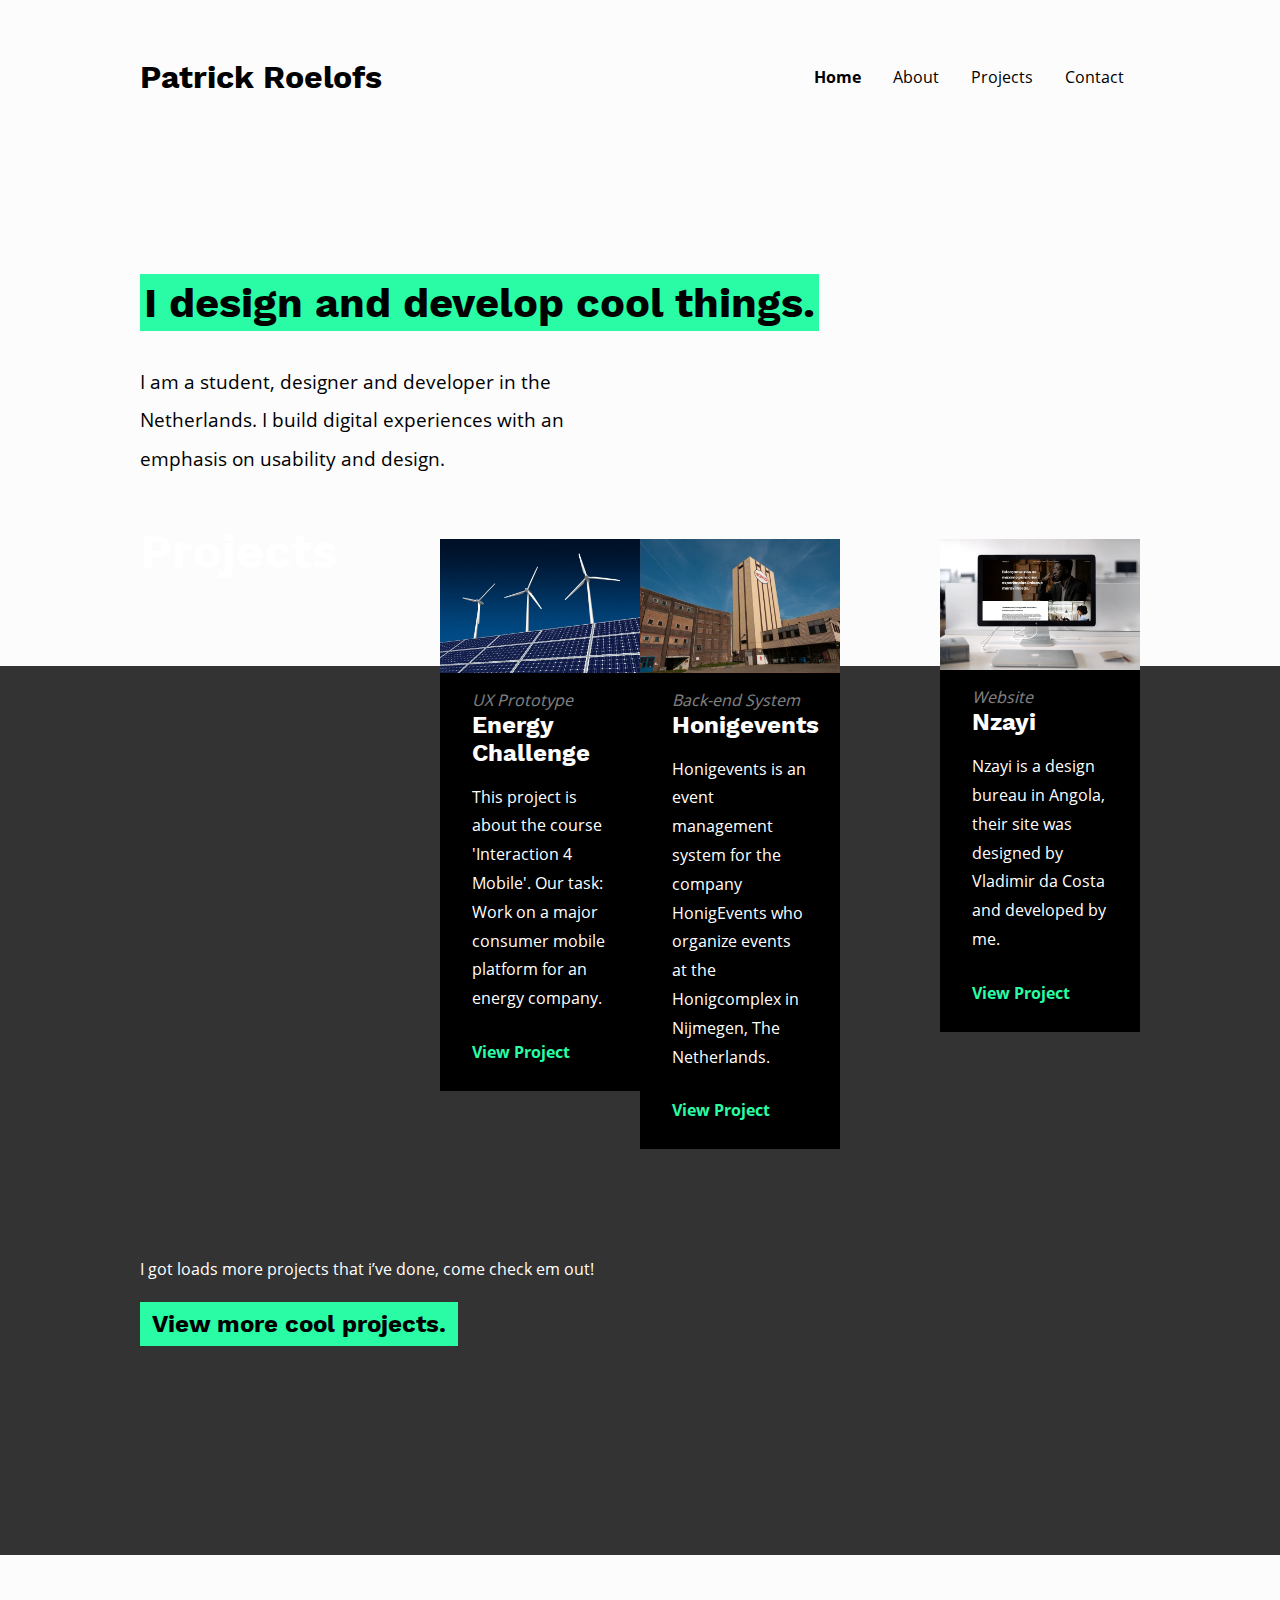
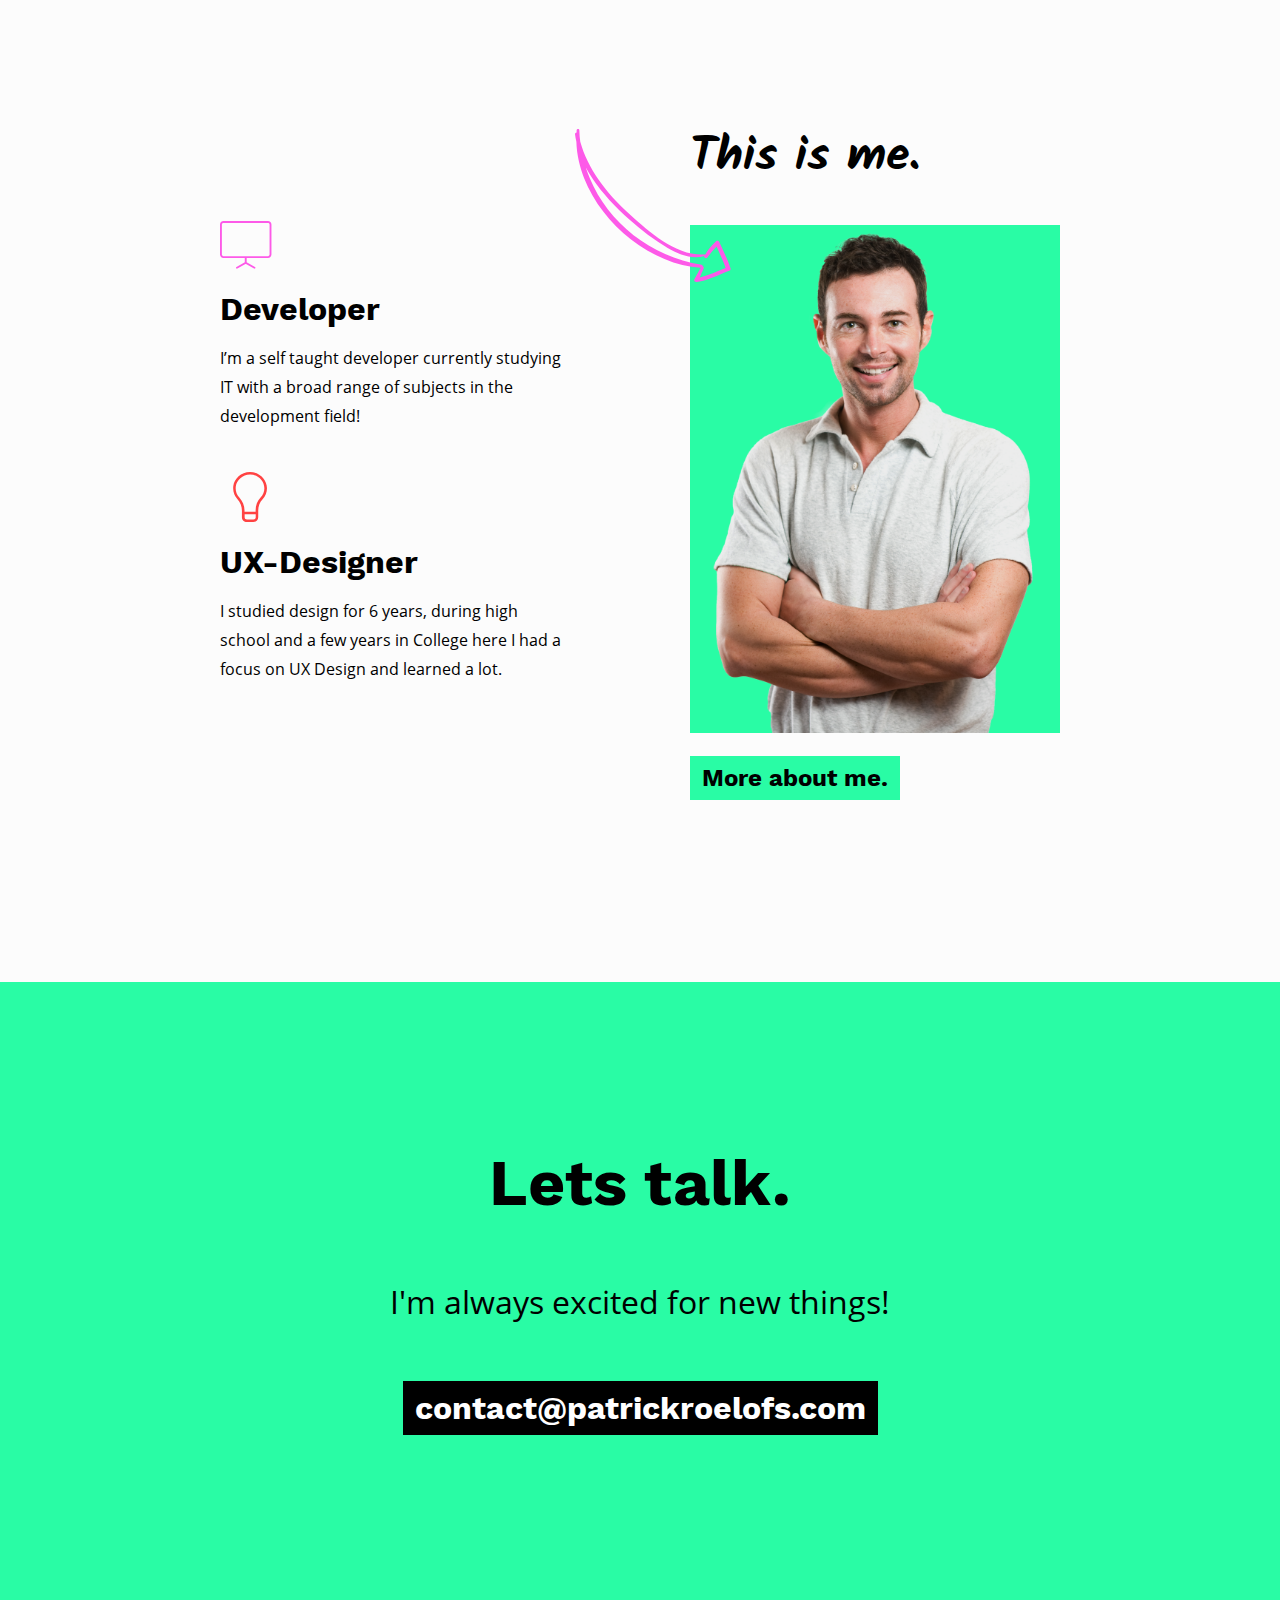
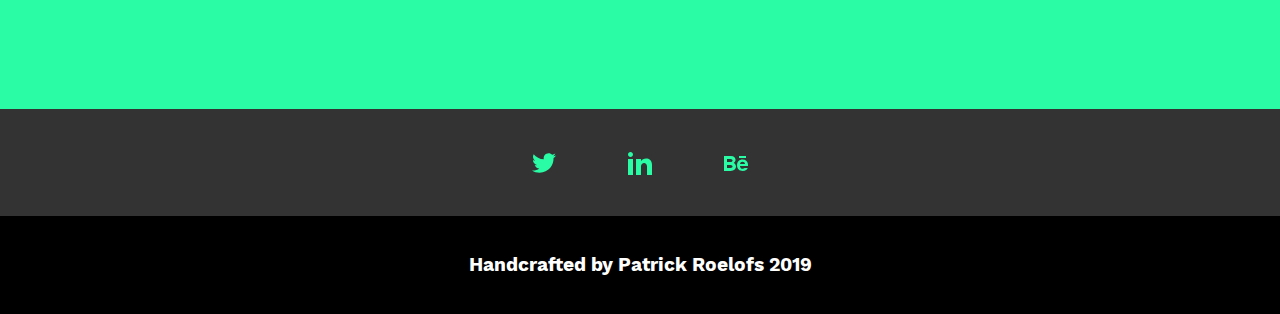
<file: index.html>
<!DOCTYPE html>
<html lang="nl">

<head>
    <title>Home | Patrick Roelofs</title>

    <meta charset="UTF-8">
    <meta name="viewport" content="width=device-width, initial-scale=1.0">
    <meta http-equiv="X-UA-Compatible" content="ie=edge">

    <link rel="stylesheet" type="text/css" href="css/stylesheet.css">
</head>

<body>


    <nav>
        <div class="container container--large nav">
            <input class="nav--icon" type="checkbox" id="menu-btn" />
            <label class="menu--icon" for="menu-btn">
                <svg viewbox="0 0 100 100" width="80">
                    <path class="line top" d="m 30,33 h 40 c 3.722839,0 7.5,3.126468 7.5,8.578427 0,5.451959 -2.727029,8.421573 -7.5,8.421573 h -20"></path>
                    <path class="line middle" d="m 30,50 h 40"></path>
                    <path class="line bottom" d="m 70,67 h -40 c 0,0 -7.5,-0.802118 -7.5,-8.365747 0,-7.563629 7.5,-8.634253 7.5,-8.634253 h 20"></path>
                </svg>
            </label>
            <div class="nav__logo">
                <a href="index.html">
                    <h1>Patrick Roelofs</h1>
                </a>
            </div>
            <div class="nav__navigation">
                <ul>
                    <li><a href="index.html" class="nav__link nav--active">Home</a></li>
                    <li><a href="about.html" class="nav__link">About</a></li>
                    <li><a href="projects.html" class="nav__link">Projects</a></li>
                    <li><a href="contact.html" class="nav__link">Contact</a></li>
                </ul>
            </div>
        </div>
    </nav>

    <header class="header">
        <div class="container container--large">
            <div class="header__blocktext">
                <h2>I design and develop cool things.</h2>
            </div>
            <p class="header__text">
                I am a student, designer and developer in the Netherlands. I build digital experiences with an emphasis on usability and design.
            </p>
        </div>
    </header>

    <main>
        <section id="projects">
            <div class="container container--large">
                <div class="projects">
                    <div class="projects__column column--left">
                        <h3>Projects</h3>
                        <a href="project.html" class="projectthumb">
                            <figure>
                                <img src="images/thumbnails/thumbnail_energy.jpg" alt="placeholder">
                                <figcaption>
                                    <span class="projectthumb__category">UX Prototype</span>
                                    <span class="projectthumb__title">Energy Challenge</span>
                                    <p class="projectthumb__description">This project is about the course 'Interaction 4 Mobile'. Our task: Work on a major consumer mobile platform for an energy company.</p>
                                    <span class="projectthumb__button">View Project</span>
                                </figcaption>
                            </figure>
                        </a>
                        <div class="projectthumb__textblock">
                            <p>I got loads more projects that i’ve done, come check em out!</p>
                            <a class="button button--green" href="projects.html">View more cool projects.</a>
                        </div>
                    </div>

                    <div class="projects__column column--right">
                        <a href="project.html" class="projectthumb">
                            <figure>
                                <img src="images/thumbnails/thumbnail_honig.jpg" alt="placeholder">
                                <figcaption>
                                    <span class="projectthumb__category">Back-end System</span>
                                    <span class="projectthumb__title">Honigevents</span>
                                    <p class="projectthumb__description">Honigevents is an event management system for the company HonigEvents who organize events at the Honigcomplex in Nijmegen, The Netherlands.</p>
                                    <span class="projectthumb__button">View Project</span>
                                </figcaption>
                            </figure>
                        </a>
                        <a href="project.html" class="projectthumb">
                            <figure>
                                <img src="images/thumbnails/thumbnail_nzayi.jpg" alt="placeholder">
                                <figcaption>
                                    <span class="projectthumb__category">Website</span>
                                    <span class="projectthumb__title">Nzayi</span>
                                    <p class="projectthumb__description">Nzayi is a design bureau in Angola, their site was designed by Vladimir da Costa and developed by me.</p>
                                    <span class="projectthumb__button">View Project</span>
                                </figcaption>
                            </figure>
                        </a>
                    </div>
                </div>
            </div>
        </section>

        <section id="about">
            <div class="container">
                <div class="about">
                    <div class="about__text">
                        <div>
                            <svg width="52" height="48" viewbox="0 0 52 48" fill="none"
                                xmlns="http://www.w3.org/2000/svg">
                                <path
                                    d="M24.7835 41.1594L16.5014 45.9278C16.0622 46.1788 15.874 46.7435 16.1249 47.1827C16.3132 47.4964 16.6269 47.6846 16.9406 47.6846C17.1288 47.6846 17.2543 47.6219 17.3798 47.5592L25.4736 42.9162C25.5364 42.9162 25.5991 42.9789 25.7246 42.9789C25.8501 42.9789 25.9128 42.9789 25.9756 42.9162L34.0694 47.5592C34.1949 47.6219 34.3831 47.6846 34.5086 47.6846C34.8223 47.6846 35.1361 47.4964 35.3243 47.1827C35.5753 46.7435 35.4498 46.1788 34.9478 45.9278L26.6658 41.1594V37.0183H47.9984C49.8806 37.0183 51.4492 35.4498 51.4492 33.5675V3.45086C51.4492 1.56857 49.8806 0 47.9984 0H3.45086C1.56857 0 0 1.56857 0 3.45086V33.5675C0 35.4498 1.56857 37.0183 3.45086 37.0183H24.7835V41.1594ZM1.88229 33.5675V3.45086C1.88229 2.57246 2.57246 1.88229 3.45086 1.88229H47.9984C48.8768 1.88229 49.5669 2.57246 49.5669 3.45086V33.5675C49.5669 34.4459 48.8768 35.1361 47.9984 35.1361H3.45086C2.57246 35.1361 1.88229 34.4459 1.88229 33.5675Z"
                                    fill="#FD5AE8" />
                                <path class="svg-line"
                                    d="M10.2898 12.8623H23.5913C24.0932 12.8623 24.5324 12.4231 24.5324 11.9211C24.5324 11.4192 24.0932 10.98 23.5913 10.98H10.2898C9.78783 10.98 9.34863 11.4192 9.34863 11.9211C9.34863 12.4231 9.72509 12.8623 10.2898 12.8623Z"
                                    fill="#FD5AE8" />
                                <path class="svg-line"
                                    d="M41.1593 17.2543H10.2898C9.78783 17.2543 9.34863 17.6935 9.34863 18.1954C9.34863 18.6974 9.78783 19.1366 10.2898 19.1366H41.1593C41.6613 19.1366 42.1005 18.6974 42.1005 18.1954C42.1005 17.6935 41.724 17.2543 41.1593 17.2543Z"
                                    fill="#FD5AE8" />
                                <path class="svg-line"
                                    d="M41.1593 23.5286H10.2898C9.78783 23.5286 9.34863 23.9678 9.34863 24.4697C9.34863 24.9717 9.78783 25.4109 10.2898 25.4109H41.1593C41.6613 25.4109 42.1005 24.9717 42.1005 24.4697C42.1005 23.9678 41.724 23.5286 41.1593 23.5286Z"
                                    fill="#FD5AE8" />
                            </svg>
                            <h3>Developer</h3>
                            <p>
                                I’m a self taught developer currently studying IT with a broad range of subjects in the development field!
                            </p>
                        </div>

                        <div>
                            <svg width="60" height="60" viewbox="0 0 60 60" fill="none"
                                xmlns="http://www.w3.org/2000/svg">
                                <path
                                    d="M30 9.95508C20.9143 9.95508 14.3511 16.7265 13.3102 24C12.6613 28.849 14.2286 33.5755 17.4857 37.151C20.3511 40.2122 21.9184 44.302 21.9184 48.5143L21.9062 55.151C21.9062 57.8326 24.1225 60 26.8653 60H33.2572C36 60 38.2164 57.8326 38.2164 55.151L38.2286 48.5143C38.2286 44.1796 39.6613 40.2122 42.4041 37.4081C45.4041 34.3469 46.9715 30.3918 46.9715 26.302C46.9592 17.2285 39.2572 9.95508 30 9.95508ZM35.7306 55.151C35.7306 56.4245 34.6898 57.453 33.3796 57.453H26.9878C25.6776 57.453 24.6368 56.4367 24.6368 55.151V52.2122H35.7184V55.151H35.7306ZM40.5796 35.6204C37.3225 38.9388 35.6204 43.5306 35.6204 48.5143V49.6653H24.5388V48.5143C24.5388 43.7877 22.5796 39.0734 19.3225 35.4979C16.4572 32.4367 15.2817 28.4816 15.796 24.3918C16.7143 18.2694 22.4082 12.5143 30.0123 12.5143C37.9715 12.5143 44.3633 18.7714 44.3633 26.302C44.3633 29.7428 43.0531 33.0612 40.5796 35.6204Z"
                                    fill="#FF4242" />
                                <path class="svg-line" d="M6.39184 27.5756H0V30.1347H6.39184V27.5756Z" fill="#FF4242" />
                                <path class="svg-line"
                                    d="M9.68573 7.4939L7.849 9.31839L12.3184 13.6163L14.1429 11.7919L9.68573 7.4939Z"
                                    fill="#FF4242" />
                                <path class="svg-line" d="M31.298 0H28.6898V6.12245H31.298V0Z" fill="#FF4242" />
                                <path class="svg-line"
                                    d="M45.8081 11.8041L47.6326 13.6286L52.102 9.33059L50.2652 7.5061L45.8081 11.8041Z"
                                    fill="#FF4242" />
                                <path class="svg-line" d="M60 27.5756H53.6082V30.1347H60V27.5756Z" fill="#FF4242" />
                            </svg>
                            <h3>UX-Designer</h3>
                            <p>
                                I studied design for 6 years, during high school and a few years in College here I had a focus on UX Design and learned a lot.
                            </p>
                        </div>
                    </div>
                    <div class="about__image">
                        <h3>This is me.</h3>
                        <svg class="arrow" width="156" height="153" viewbox="0 0 156 153" fill="none"
                            xmlns="http://www.w3.org/2000/svg">
                            <path
                                d="M155.502 139.217C152.52 130.043 147.933 121.328 144.034 112.612C143.575 111.466 141.74 111.466 141.052 112.154C137.153 116.282 132.796 120.41 130.272 125.456H130.043C102.062 127.52 74.9984 103.667 55.7328 86.2367C33.4855 66.283 13.3025 41.9716 5.27512 12.8438C4.81641 9.17412 4.35771 5.27512 4.35771 1.37612C4.35771 -0.458706 1.83482 -0.458706 1.60547 1.37612C1.60547 2.06418 1.60547 2.75224 1.60547 3.44029C0.688059 3.44029 0 4.12835 0 5.27512C0.229353 7.798 0.917412 10.3209 1.37612 12.8438C3.21094 74.9984 65.1362 134.86 125.685 138.759C123.621 142.428 121.787 146.327 119.493 149.997C118.346 151.602 120.181 153.207 121.787 152.978C133.254 151.373 143.575 145.868 154.126 141.74C155.043 141.511 155.96 140.593 155.502 139.217ZM124.768 148.391C126.144 145.41 127.062 142.428 128.667 139.447C129.126 138.299 128.438 137.382 127.75 137.153C127.75 136.465 127.291 136.006 126.603 135.777C71.7875 126.603 27.293 89.2183 10.7796 38.5309C21.5592 58.4846 38.0726 75.9154 54.3566 90.594C66.283 101.374 78.8974 111.006 92.6586 119.034C103.438 125.226 116.97 130.96 129.355 127.062C128.667 128.896 131.419 129.814 132.337 128.438C135.318 124.539 138.3 120.869 141.511 117.429C144.721 124.539 148.162 131.648 150.685 138.988C142.199 142.199 133.713 146.327 124.768 148.391Z"
                                fill="#FD5AE8" />
                        </svg>
                        <img src="images/Happy-Man-Transparent-Background.png" alt="placeholder image">
                        <a href="about.html" class="button button--green">More about me.</a>
                    </div>
                </div>

            </div>
        </section>

    </main>

    <footer class="footer">
        <section class="footer__contact">
            <p class="footer__title">Lets talk.</p>
            <p class="footer__subtitle">I'm always excited for new things!</p>
            <a href="mailto:contact@patrickroelofs.com" class="button button--black button--large">
                contact@patrickroelofs.com
            </a>
        </section>
        <section class="footer__social">
            <ul>
                <li>
                    <a target="_blank" href="https://twitter.com/downmetpatrick">
                        <svg xmlns="http://www.w3.org/2000/svg" width="24" height="24" viewbox="0 0 24 24">
                            <path
                                d="M24 4.557c-.883.392-1.832.656-2.828.775 1.017-.609 1.798-1.574 2.165-2.724-.951.564-2.005.974-3.127 1.195-.897-.957-2.178-1.555-3.594-1.555-3.179 0-5.515 2.966-4.797 6.045-4.091-.205-7.719-2.165-10.148-5.144-1.29 2.213-.669 5.108 1.523 6.574-.806-.026-1.566-.247-2.229-.616-.054 2.281 1.581 4.415 3.949 4.89-.693.188-1.452.232-2.224.084.626 1.956 2.444 3.379 4.6 3.419-2.07 1.623-4.678 2.348-7.29 2.04 2.179 1.397 4.768 2.212 7.548 2.212 9.142 0 14.307-7.721 13.995-14.646.962-.695 1.797-1.562 2.457-2.549z" />
                        </svg>
                    </a>
                </li>
                <li>
                    <a target="_blank" href="https://www.linkedin.com/in/patrick-roelofs/">
                        <svg xmlns="http://www.w3.org/2000/svg" width="24" height="24" viewbox="0 0 24 24">
                            <path
                                d="M4.98 3.5c0 1.381-1.11 2.5-2.48 2.5s-2.48-1.119-2.48-2.5c0-1.38 1.11-2.5 2.48-2.5s2.48 1.12 2.48 2.5zm.02 4.5h-5v16h5v-16zm7.982 0h-4.968v16h4.969v-8.399c0-4.67 6.029-5.052 6.029 0v8.399h4.988v-10.131c0-7.88-8.922-7.593-11.018-3.714v-2.155z" />
                        </svg>
                    </a>
                </li>
                <li>
                    <a target="_blank" href="https://www.behance.net/patrickroelofs">
                        <svg xmlns="http://www.w3.org/2000/svg" width="24" height="24" viewbox="0 0 24 24">
                            <path
                                d="M22 7h-7v-2h7v2zm1.726 10c-.442 1.297-2.029 3-5.101 3-3.074 0-5.564-1.729-5.564-5.675 0-3.91 2.325-5.92 5.466-5.92 3.082 0 4.964 1.782 5.375 4.426.078.506.109 1.188.095 2.14h-8.027c.13 3.211 3.483 3.312 4.588 2.029h3.168zm-7.686-4h4.965c-.105-1.547-1.136-2.219-2.477-2.219-1.466 0-2.277.768-2.488 2.219zm-9.574 6.988h-6.466v-14.967h6.953c5.476.081 5.58 5.444 2.72 6.906 3.461 1.26 3.577 8.061-3.207 8.061zm-3.466-8.988h3.584c2.508 0 2.906-3-.312-3h-3.272v3zm3.391 3h-3.391v3.016h3.341c3.055 0 2.868-3.016.05-3.016z" />
                        </svg>
                    </a>
                </li>
            </ul>
        </section>
        <section class="footer__copyright">
            <p>Handcrafted by Patrick Roelofs 2019</p>
        </section>
    </footer>

</body>

</html>
</file>
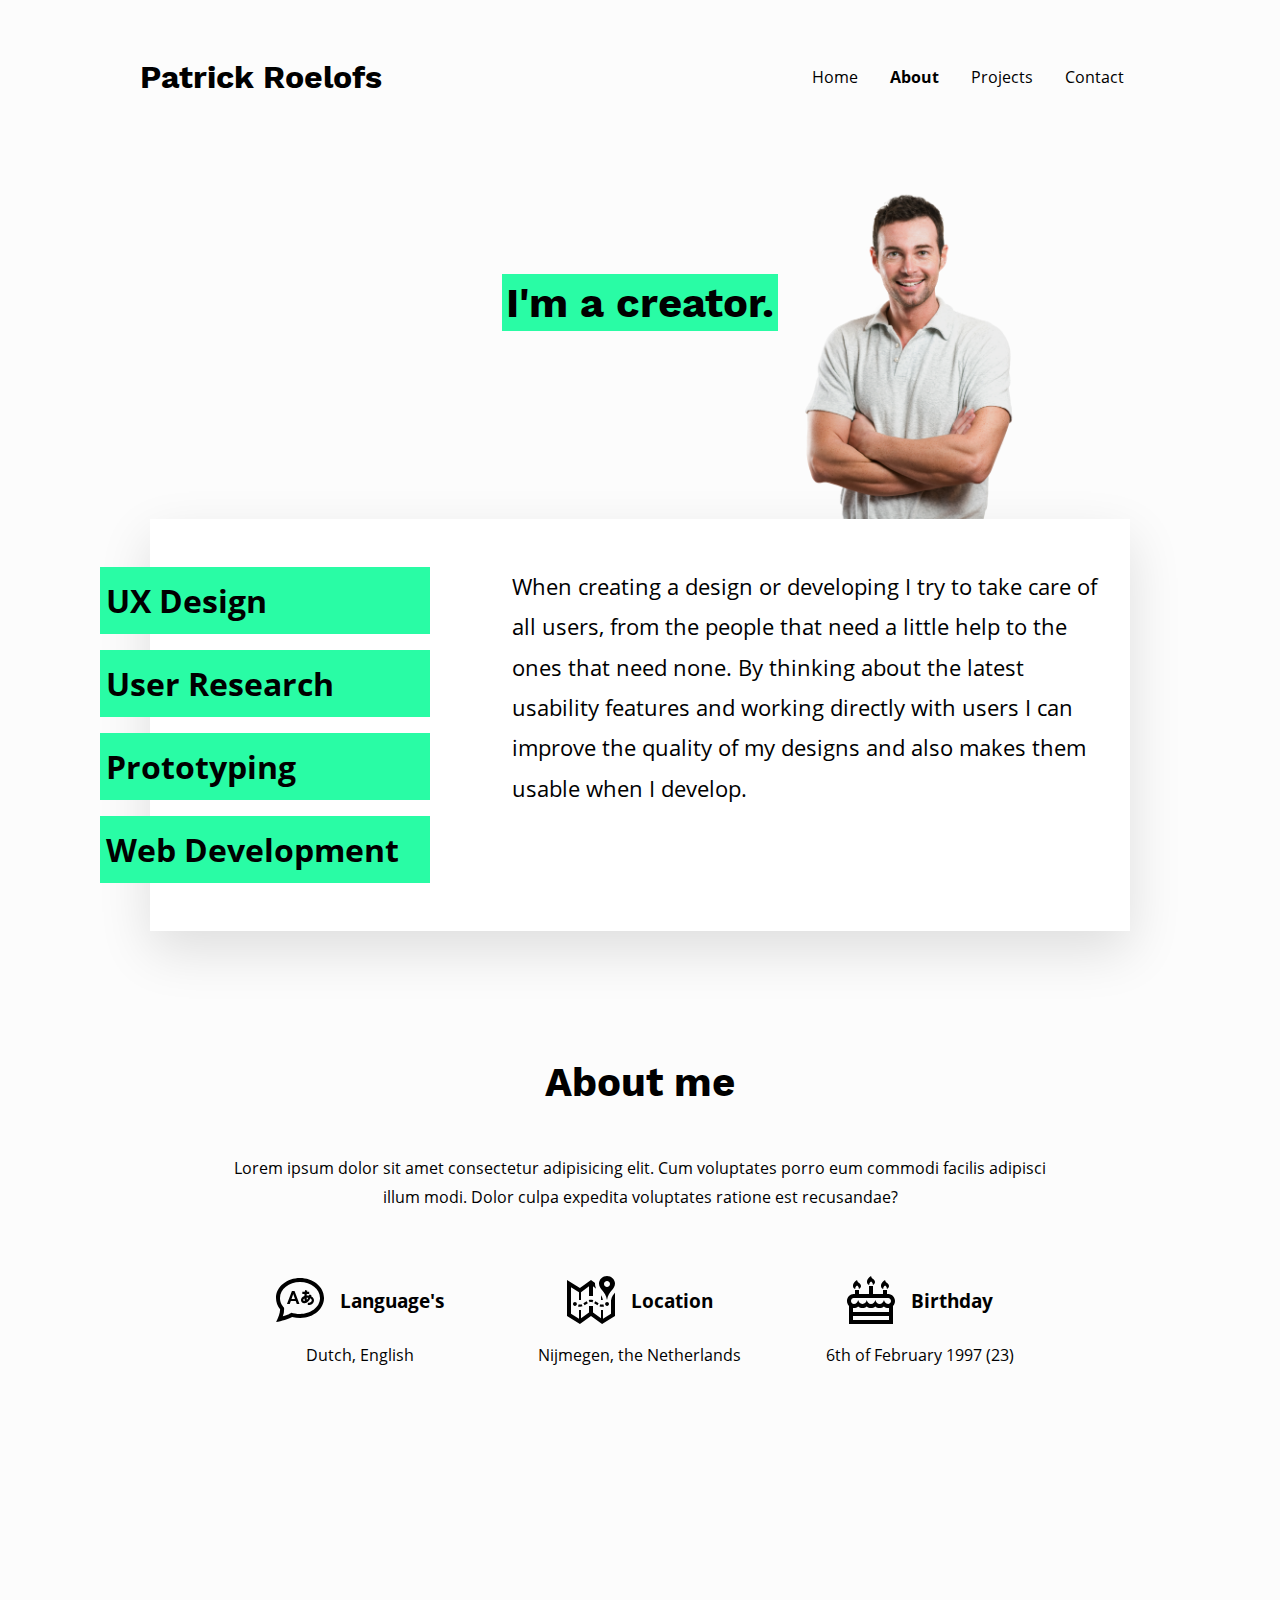
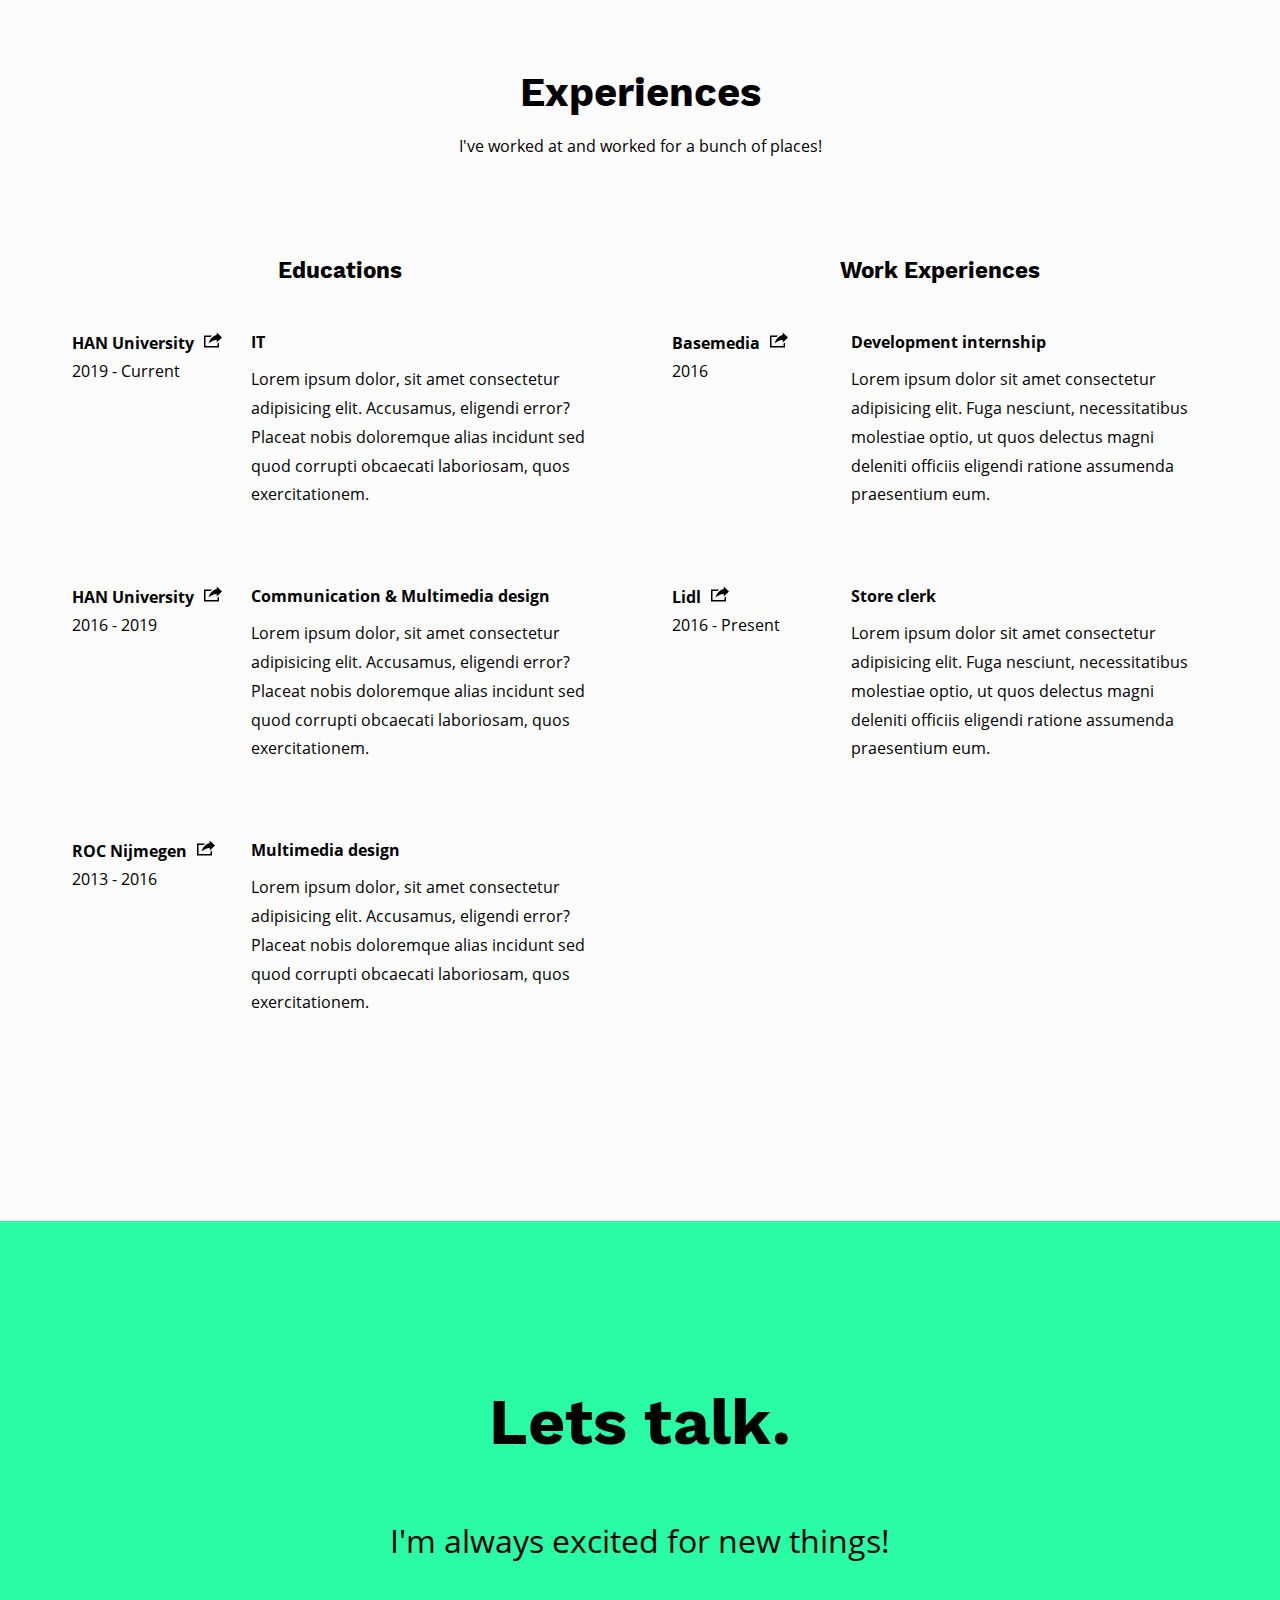
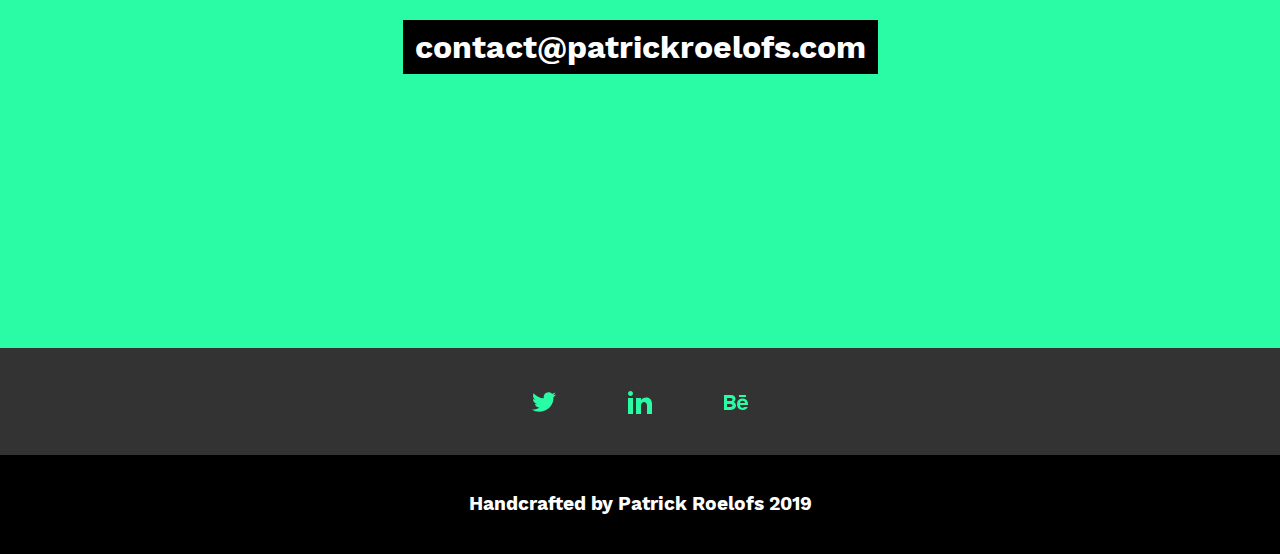
<file: about.html>
<!DOCTYPE html>
<html lang="nl">

<head>
    <title>Home | Patrick Roelofs</title>

    <meta charset="UTF-8">
    <meta name="viewport" content="width=device-width, initial-scale=1.0">
    <meta http-equiv="X-UA-Compatible" content="ie=edge">

    <link rel="stylesheet" type="text/css" href="css/stylesheet.css">
</head>

<body>


    <nav>
        <div class="container container--large nav">
            <input class="nav--icon" type="checkbox" id="menu-btn" />
            <label class="menu--icon" for="menu-btn">
                <svg viewbox="0 0 100 100" width="80">
                    <path class="line top" d="m 30,33 h 40 c 3.722839,0 7.5,3.126468 7.5,8.578427 0,5.451959 -2.727029,8.421573 -7.5,8.421573 h -20"></path>
                    <path class="line middle" d="m 30,50 h 40"></path>
                    <path class="line bottom" d="m 70,67 h -40 c 0,0 -7.5,-0.802118 -7.5,-8.365747 0,-7.563629 7.5,-8.634253 7.5,-8.634253 h 20"></path>
                </svg>
            </label>
            <div class="nav__logo">
                <a href="/">
                    <h1>Patrick Roelofs</h1>
                </a>
            </div>
            <div class="nav__navigation mobile--hidden">
                <ul>
                    <li><a href="/" class="nav__link">Home</a></li>
                    <li><a href="about.html" class="nav__link nav--active">About</a></li>
                    <li><a href="projects.html" class="nav__link">Projects</a></li>
                    <li><a href="contact.html" class="nav__link">Contact</a></li>
                </ul>
            </div>
        </div>
    </nav>

    <header class="header">
        <div class="container container--large center">
            <div class="header__blocktext">
                <h2>I'm a creator.</h2>
            </div>
        </div>
    </header>

    <main>
        <section class="skills">
            <div class="skills__list">
                <ul>
                    <li>UX Design</li>
                    <li>User Research</li>
                    <li>Prototyping</li>
                    <li>Web Development</li>
                </ul>
            </div>
            <div class="skills__text">
                <img class="skills__person" src="images/Happy-Man-Transparent-Background.png" alt="A picture of me">
                <p>When creating a design or developing I try to take care of all users, from the people that need a little help to the ones that need none. By thinking about the latest usability features and working directly with users I can improve the quality of my designs and also makes them usable when I develop.</p>
            </div>
        </section>


        <section class="about__me">
            <div class="container">
                <div class="me__title">
                    <h3>About me</h3>
                </div>
                <div class="me__contents">
                    <p>Lorem ipsum dolor sit amet consectetur adipisicing elit. Cum voluptates porro eum commodi facilis
                        adipisci illum modi. Dolor culpa expedita voluptates ratione est recusandae?</p>
                    <div class="me__content">
                        <div class="me__icon">
                            <svg xmlns="http://www.w3.org/2000/svg" width="48" height="48" viewbox="0 0 24 24">
                                <path
                                    d="M7.961 7.5h1.303l2.47 6.5h-1.349l-.538-1.5h-2.438l-.535 1.5h-1.392l2.479-6.5zm1.517 3.965l-.857-2.451-.851 2.451h1.708zm8.092-1.402c.062-.243.1-.426.135-.605l-1.1-.214-.109.5c-.371-.054-.767-.061-1.166-.021.009-.268.025-.531.049-.784h1.229v-1.042h-1.081c.054-.265.099-.424.144-.575l-1.074-.322c-.079.263-.145.521-.211.897h-1.226v1.042h1.092c-.028.337-.046.686-.051 1.038-1.207.443-1.719 1.288-1.719 2.054 0 .904.714 1.7 1.842 1.598 1.401-.128 2.337-1.186 2.885-2.487.567.327.805.876.591 1.385-.197.471-.78.919-1.892.896v1.121c1.234.019 2.448-.45 2.925-1.583.465-1.108-.066-2.318-1.263-2.898zm-1.446.766c-.175.387-.404.771-.697 1.075-.045-.323-.076-.676-.093-1.054.268-.035.537-.041.79-.021zm-1.894.362c.03.473.084.909.158 1.298-.997.183-1.037-.801-.158-1.298zm-2.23-8.191c5.514 0 10 3.592 10 8.007 0 4.917-5.145 7.961-9.91 7.961-1.937 0-3.384-.397-4.394-.644-1 .613-1.594 1.037-4.272 1.82.535-1.373.722-2.748.601-4.265-.837-1-2.025-2.4-2.025-4.872 0-4.415 4.486-8.007 10-8.007zm0-2c-6.338 0-12 4.226-12 10.007 0 2.05.739 4.063 2.047 5.625.055 1.83-1.023 4.456-1.993 6.368 2.602-.47 6.301-1.508 7.978-2.536 1.417.345 2.774.503 4.059.503 7.083 0 11.91-4.837 11.91-9.961-.001-5.811-5.702-10.006-12.001-10.006z" />
                                </svg>
                            <span>Language's</span>
                        </div>
                        <div class="me__description">
                            <p>Dutch, English</p>
                        </div>
                    </div>

                    <div class="me__content">
                        <div class="me__icon">
                            <svg xmlns="http://www.w3.org/2000/svg" width="48" height="48" viewbox="0 0 24 24">
                                <path
                                    d="M17.492 15.432c-.433 0-.855-.087-1.253-.259l.467-1.082c.25.107.514.162.786.162.222 0 .441-.037.651-.11l.388 1.112c-.334.118-.683.177-1.039.177zm-10.922-.022c-.373 0-.741-.066-1.093-.195l.407-1.105c.221.081.451.122.686.122.26 0 .514-.05.754-.148l.447 1.09c-.382.157-.786.236-1.201.236zm8.67-.783l-1.659-.945.583-1.024 1.66.945-.584 1.024zm-6.455-.02l-.605-1.011 1.639-.981.605 1.011-1.639.981zm3.918-1.408c-.243-.101-.5-.153-.764-.153-.23 0-.457.04-.674.119l-.401-1.108c.346-.125.708-.188 1.075-.188.42 0 .83.082 1.217.244l-.453 1.086zm7.327-.163c-.534 0-.968.433-.968.968 0 .535.434.968.968.968.535 0 .969-.434.969-.968 0-.535-.434-.968-.969-.968zm-16.061 0c-.535 0-.969.433-.969.968 0 .535.434.968.969.968s.969-.434.969-.968c0-.535-.434-.968-.969-.968zm18.031-.832v6.683l-4 2.479v-4.366h-1v4.141l-4-2.885v-3.256h-2v3.255l-4 2.885v-4.14h-1v4.365l-4-2.479v-13.294l4 2.479v3.929h1v-3.927l4-2.886v4.813h2v-4.813l1.577 1.138c-.339-.701-.577-1.518-.577-2.524l.019-.345-2.019-1.456-5.545 4-6.455-4v18l6.455 4 5.545-4 5.545 4 6.455-4v-11.618l-.039.047c-.831.982-1.614 1.918-1.961 3.775zm2-8.403c0-2.099-1.9-3.801-4-3.801s-4 1.702-4 3.801c0 3.121 3.188 3.451 4 8.199.812-4.748 4-5.078 4-8.199zm-5.5.199c0-.829.672-1.5 1.5-1.5s1.5.671 1.5 1.5-.672 1.5-1.5 1.5-1.5-.671-1.5-1.5zm-.548 8c-.212-.992-.547-1.724-.952-2.334v2.334h.952z" />
                                </svg>
                            <span>Location</span>
                        </div>
                        <div class="me__description">
                            <p>Nijmegen, the Netherlands</p>
                        </div>
                    </div>

                    <div class="me__content">
                        <div class="me__icon">
                            <svg xmlns="http://www.w3.org/2000/svg" width="48" height="48" viewbox="0 0 24 24">
                                <path
                                    d="M4 9v-1.974h2v1.974h5v-4h2v4h5v-2h2v2h.755c1.803.091 3.243 1.646 3.243 3.519 0 .961-.382 1.829-.998 2.458v9.023h-22v-9.02c-.43-.438-.747-.993-.9-1.621-.067-.276-.1-.558-.1-.841 0-2.009 1.629-3.479 3.242-3.518h.758zm17 11h-18v2h18v-2zm-18-4.027v2.027h18v-2.027l-.407.025c-.775 0-1.541-.27-2.154-.79-.576.488-1.333.789-2.155.789-.812 0-1.566-.295-2.142-.779-.581.487-1.341.78-2.136.78-.807 0-1.575-.292-2.149-.78-.586.491-1.346.78-2.137.78-.775 0-1.526-.26-2.16-.79-.561.479-1.328.79-2.154.79l-.406-.025zm.29-4.973c-.627.049-1.243.635-1.288 1.421-.051.887.632 1.585 1.454 1.576 1.176-.014 1.915-.86 2.117-1.997.217.88.986 1.975 2.145 1.996 1.156.021 1.99-.959 2.161-1.958l.008-.038c.199 1.04.99 1.996 2.109 1.996 1.155 0 1.917-.872 2.172-1.996.248 1.138 1.035 1.994 2.117 1.997 1.108.003 1.955-.928 2.203-1.997.188.828.804 1.985 2.051 1.998.759.008 1.46-.65 1.46-1.483 0-.837-.649-1.481-1.318-1.517l-17.391.002zm.863-4.451c-1.897-.621-1.351-3.444.89-4.523.08 1.422 1.957 1.566 1.957 3.002 0 .602-.441 1.274-1.084 1.521.154-.509-.186-1.416-.88-1.809-.702.407-1.063 1.302-.883 1.809zm13.999-.026c-1.896-.621-1.35-3.444.891-4.523.08 1.422 1.957 1.566 1.957 3.002 0 .602-.441 1.274-1.084 1.521.153-.509-.186-1.416-.88-1.809-.702.407-1.063 1.302-.884 1.809zm-6.999-2c-1.897-.621-1.351-3.444.89-4.523.08 1.422 1.957 1.566 1.957 3.002 0 .602-.441 1.274-1.084 1.521.153-.509-.186-1.416-.88-1.809-.702.407-1.063 1.302-.883 1.809z" />
                                </svg>
                            <span>Birthday</span>
                        </div>
                        <div class="me__description">
                            <p>6th of February 1997 (23)</p>
                        </div>
                    </div>
                </div>
            </div>
        </section>

        <section class="experiences">
            <div class="experiences__title">
                <h3>Experiences</h3>
                <p>I've worked at and worked for a bunch of places!</p>
            </div>
            <div class="experiences__double">
                <div class="experiences__educations">
                    <h4>Educations</h4>
                    <div class="education">
                        <div class="education__location">
                            <a href="#">HAN University <svg xmlns="http://www.w3.org/2000/svg" width="18" height="18"
                                    viewbox="0 0 24 24">
                                    <path
                                        d="M6 17c2.269-9.881 11-11.667 11-11.667v-3.333l7 6.637-7 6.696v-3.333s-6.17-.171-11 5zm12 .145v2.855h-16v-12h6.598c.768-.787 1.561-1.449 2.339-2h-10.937v16h20v-6.769l-2 1.914z" />
                                </svg></a>
                            <span>2019 - Current</span>
                        </div>
                        <div class="education__description">
                            <span>IT</span>
                            <p>Lorem ipsum dolor, sit amet consectetur adipisicing elit. Accusamus, eligendi error?
                                Placeat nobis doloremque alias incidunt sed quod corrupti obcaecati laboriosam, quos
                                exercitationem.</p>
                        </div>
                    </div>
                    <div class="education">
                        <div class="education__location">
                            <a href="#">HAN University <svg xmlns="http://www.w3.org/2000/svg" width="18" height="18"
                                    viewbox="0 0 24 24">
                                    <path
                                        d="M6 17c2.269-9.881 11-11.667 11-11.667v-3.333l7 6.637-7 6.696v-3.333s-6.17-.171-11 5zm12 .145v2.855h-16v-12h6.598c.768-.787 1.561-1.449 2.339-2h-10.937v16h20v-6.769l-2 1.914z" />
                                </svg></a>
                            <span>2016 - 2019</span>
                        </div>
                        <div class="education__description">
                            <span>Communication & Multimedia design</span>
                            <p>Lorem ipsum dolor, sit amet consectetur adipisicing elit. Accusamus, eligendi error?
                                Placeat nobis doloremque alias incidunt sed quod corrupti obcaecati laboriosam, quos
                                exercitationem.</p>
                        </div>
                    </div>
                    <div class="education">
                        <div class="education__location">
                            <a href="#">ROC Nijmegen <svg xmlns="http://www.w3.org/2000/svg" width="18" height="18"
                                    viewbox="0 0 24 24">
                                    <path
                                        d="M6 17c2.269-9.881 11-11.667 11-11.667v-3.333l7 6.637-7 6.696v-3.333s-6.17-.171-11 5zm12 .145v2.855h-16v-12h6.598c.768-.787 1.561-1.449 2.339-2h-10.937v16h20v-6.769l-2 1.914z" />
                                </svg></a>
                            <span>2013 - 2016</span>
                        </div>
                        <div class="education__description">
                            <span>Multimedia design</span>
                            <p>Lorem ipsum dolor, sit amet consectetur adipisicing elit. Accusamus, eligendi error?
                                Placeat nobis doloremque alias incidunt sed quod corrupti obcaecati laboriosam, quos
                                exercitationem.</p>
                        </div>
                    </div>
                </div>

                <div class="experiences__career">
                    <h4>Work Experiences</h4>
                    <div class="experience">
                        <div class="experience__location">
                            <a href="#">Basemedia <svg xmlns="http://www.w3.org/2000/svg" width="18" height="18"
                                    viewbox="0 0 24 24">
                                    <path
                                        d="M6 17c2.269-9.881 11-11.667 11-11.667v-3.333l7 6.637-7 6.696v-3.333s-6.17-.171-11 5zm12 .145v2.855h-16v-12h6.598c.768-.787 1.561-1.449 2.339-2h-10.937v16h20v-6.769l-2 1.914z" />
                                </svg></a>
                            <span>2016</span>
                        </div>
                        <div class="experience__description">
                            <span>Development internship</span>
                            <p>Lorem ipsum dolor sit amet consectetur adipisicing elit. Fuga nesciunt, necessitatibus
                                molestiae optio, ut quos delectus magni deleniti officiis eligendi ratione assumenda
                                praesentium eum.</p>
                        </div>
                    </div>
                    <div class="experience">
                        <div class="experience__location">
                            <a href="#">Lidl <svg xmlns="http://www.w3.org/2000/svg" width="18" height="18"
                                    viewbox="0 0 24 24">
                                    <path
                                        d="M6 17c2.269-9.881 11-11.667 11-11.667v-3.333l7 6.637-7 6.696v-3.333s-6.17-.171-11 5zm12 .145v2.855h-16v-12h6.598c.768-.787 1.561-1.449 2.339-2h-10.937v16h20v-6.769l-2 1.914z" />
                                </svg></a>
                            <span>2016 - Present</span>
                        </div>
                        <div class="experience__description">
                            <span>Store clerk</span>
                            <p>Lorem ipsum dolor sit amet consectetur adipisicing elit. Fuga nesciunt, necessitatibus
                                molestiae optio, ut quos delectus magni deleniti officiis eligendi ratione assumenda
                                praesentium eum.</p>
                        </div>
                    </div>
                </div>

            </div>
        </section>
    </main>

    <footer class="footer">
        <div class="footer__contact">
            <p class="footer__title">Lets talk.</p>
            <p class="footer__subtitle">I'm always excited for new things!</p>
            <a href="mailto:contact@patrickroelofs.com" class="button button--black button--large">
                contact@patrickroelofs.com
            </a>
        </div>
        <div class="footer__social">
            <ul>
                <li>
                    <a target="_blank" href="https://twitter.com/downmetpatrick">
                        <svg xmlns="http://www.w3.org/2000/svg" width="24" height="24" viewbox="0 0 24 24">
                            <path
                                d="M24 4.557c-.883.392-1.832.656-2.828.775 1.017-.609 1.798-1.574 2.165-2.724-.951.564-2.005.974-3.127 1.195-.897-.957-2.178-1.555-3.594-1.555-3.179 0-5.515 2.966-4.797 6.045-4.091-.205-7.719-2.165-10.148-5.144-1.29 2.213-.669 5.108 1.523 6.574-.806-.026-1.566-.247-2.229-.616-.054 2.281 1.581 4.415 3.949 4.89-.693.188-1.452.232-2.224.084.626 1.956 2.444 3.379 4.6 3.419-2.07 1.623-4.678 2.348-7.29 2.04 2.179 1.397 4.768 2.212 7.548 2.212 9.142 0 14.307-7.721 13.995-14.646.962-.695 1.797-1.562 2.457-2.549z" />
                        </svg>
                    </a>
                </li>
                <li>
                    <a target="_blank" href="https://www.linkedin.com/in/patrick-roelofs/">
                        <svg xmlns="http://www.w3.org/2000/svg" width="24" height="24" viewbox="0 0 24 24">
                            <path
                                d="M4.98 3.5c0 1.381-1.11 2.5-2.48 2.5s-2.48-1.119-2.48-2.5c0-1.38 1.11-2.5 2.48-2.5s2.48 1.12 2.48 2.5zm.02 4.5h-5v16h5v-16zm7.982 0h-4.968v16h4.969v-8.399c0-4.67 6.029-5.052 6.029 0v8.399h4.988v-10.131c0-7.88-8.922-7.593-11.018-3.714v-2.155z" />
                        </svg>
                    </a>
                </li>
                <li>
                    <a target="_blank" href="https://www.behance.net/patrickroelofs">
                        <svg xmlns="http://www.w3.org/2000/svg" width="24" height="24" viewbox="0 0 24 24">
                            <path
                                d="M22 7h-7v-2h7v2zm1.726 10c-.442 1.297-2.029 3-5.101 3-3.074 0-5.564-1.729-5.564-5.675 0-3.91 2.325-5.92 5.466-5.92 3.082 0 4.964 1.782 5.375 4.426.078.506.109 1.188.095 2.14h-8.027c.13 3.211 3.483 3.312 4.588 2.029h3.168zm-7.686-4h4.965c-.105-1.547-1.136-2.219-2.477-2.219-1.466 0-2.277.768-2.488 2.219zm-9.574 6.988h-6.466v-14.967h6.953c5.476.081 5.58 5.444 2.72 6.906 3.461 1.26 3.577 8.061-3.207 8.061zm-3.466-8.988h3.584c2.508 0 2.906-3-.312-3h-3.272v3zm3.391 3h-3.391v3.016h3.341c3.055 0 2.868-3.016.05-3.016z" />
                        </svg>
                    </a>
                </li>
            </ul>
        </div>
        <div class="footer__copyright">
            <p>Handcrafted by Patrick Roelofs 2019</p>
        </div>
    </footer>

</body>

</html>
</file>
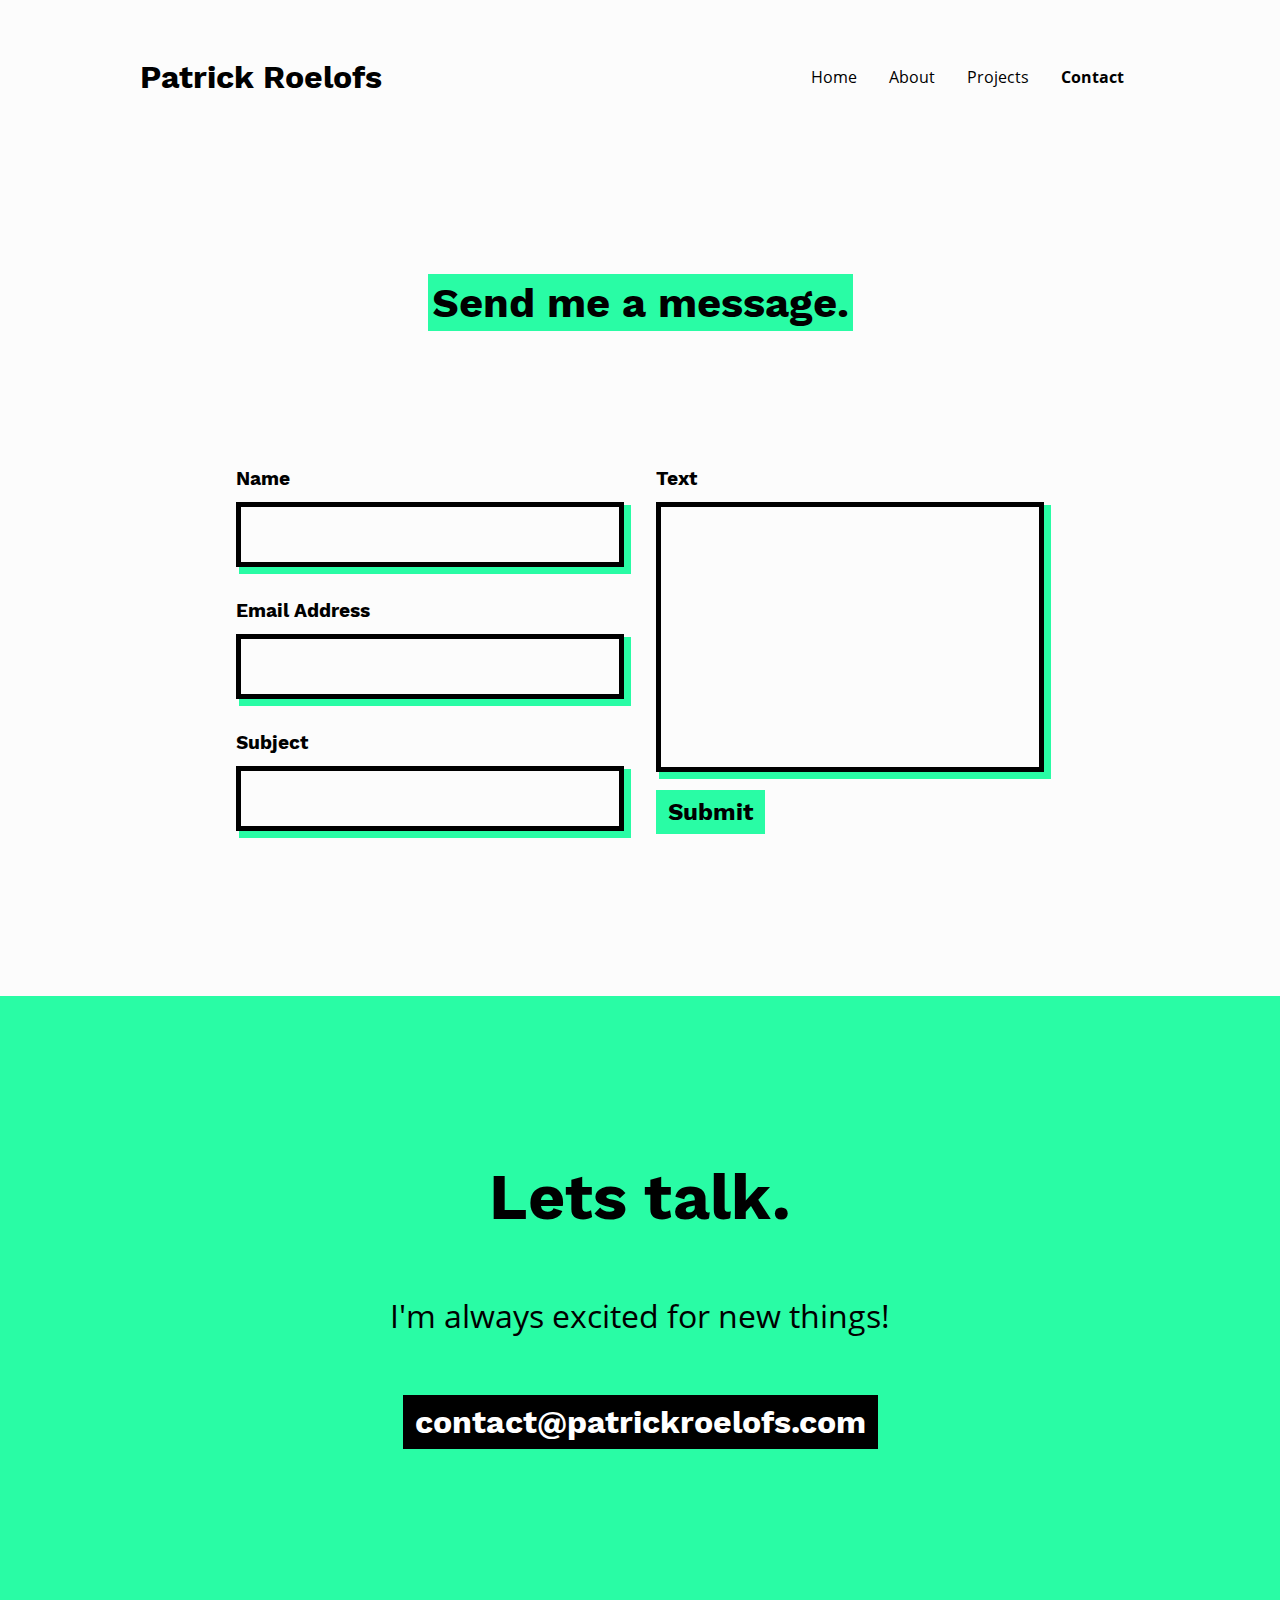
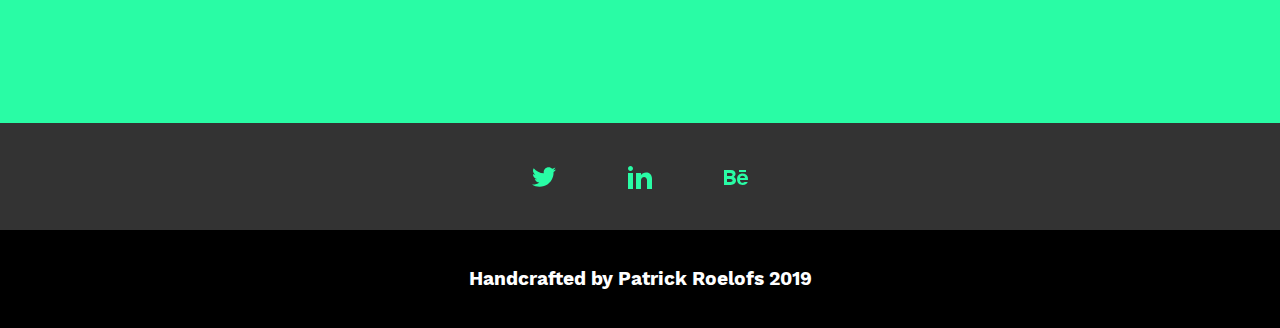
<file: contact.html>
<!DOCTYPE html>
<html lang="nl">

<head>
    <title>Contact | Patrick Roelofs</title>

    <meta charset="UTF-8">
    <meta name="viewport" content="width=device-width, initial-scale=1.0">
    <meta http-equiv="X-UA-Compatible" content="ie=edge">

    <link rel="stylesheet" type="text/css" href="css/stylesheet.css">
</head>

<body>


    <nav>
        <div class="container container--large nav">
            <input class="nav--icon" type="checkbox" id="menu-btn" />
            <label class="menu--icon" for="menu-btn">
                <svg viewbox="0 0 100 100" width="80">
                    <path class="line top" d="m 30,33 h 40 c 3.722839,0 7.5,3.126468 7.5,8.578427 0,5.451959 -2.727029,8.421573 -7.5,8.421573 h -20"></path>
                    <path class="line middle" d="m 30,50 h 40"></path>
                    <path class="line bottom" d="m 70,67 h -40 c 0,0 -7.5,-0.802118 -7.5,-8.365747 0,-7.563629 7.5,-8.634253 7.5,-8.634253 h 20"></path>
                </svg>
            </label>
            <div class="nav__logo">
                <a href="index.html">
                    <h1>Patrick Roelofs</h1>
                </a>
            </div>
            <div class="nav__navigation mobile--hidden">
                <ul>
                    <li><a href="index.html" class="nav__link">Home</a></li>
                    <li><a href="about.html" class="nav__link">About</a></li>
                    <li><a href="projects.html" class="nav__link">Projects</a></li>
                    <li><a href="contact.html" class="nav__link nav--active">Contact</a></li>
                </ul>
            </div>
        </div>
    </nav>

    <header class="header">
        <div class="container container--large center">
            <div class="header__blocktext">
                <h2>Send me a message.</h2>
            </div>
        </div>
    </header>

    <main class="main--small">
        <div class="container">
            <section class="contactform">
                <form class="contactform__form">
                    <fieldset>
                        <div>
                            <div>
                                <div>
                                    <label for="name">Name</label>
                                    <input id="name" type="text" placeholder="">
                                </div>
                                <div>
                                    <label for="email">Email Address</label>
                                    <input id="email" type="email" placeholder="">
                                </div>
                                <div>
                                    <label for="subject">Subject</label>
                                    <input id="subject" type="text" placeholder="">
                                </div>
                            </div>
                            <div>
                                <label for="textarea">Text</label>
                                <textarea id="textarea" rows="12"></textarea>
                                <button class="button button--green">Submit</button>
                            </div>
                        </div>
                    </fieldset>
                </form>
            </section>
        </div>
    </main>

    <footer class="footer">
        <section class="footer__contact">
            <p class="footer__title">Lets talk.</p>
            <p class="footer__subtitle">I'm always excited for new things!</p>
            <a href="mailto:contact@patrickroelofs.com" class="button button--black button--large">
                contact@patrickroelofs.com
            </a>
        </section>
        <section class="footer__social">
            <ul>
                <li>
                    <a target="_blank" href="https://twitter.com/downmetpatrick">
                        <svg xmlns="http://www.w3.org/2000/svg" width="24" height="24" viewbox="0 0 24 24">
                            <path
                                d="M24 4.557c-.883.392-1.832.656-2.828.775 1.017-.609 1.798-1.574 2.165-2.724-.951.564-2.005.974-3.127 1.195-.897-.957-2.178-1.555-3.594-1.555-3.179 0-5.515 2.966-4.797 6.045-4.091-.205-7.719-2.165-10.148-5.144-1.29 2.213-.669 5.108 1.523 6.574-.806-.026-1.566-.247-2.229-.616-.054 2.281 1.581 4.415 3.949 4.89-.693.188-1.452.232-2.224.084.626 1.956 2.444 3.379 4.6 3.419-2.07 1.623-4.678 2.348-7.29 2.04 2.179 1.397 4.768 2.212 7.548 2.212 9.142 0 14.307-7.721 13.995-14.646.962-.695 1.797-1.562 2.457-2.549z" />
                        </svg>
                    </a>
                </li>
                <li>
                    <a target="_blank" href="https://www.linkedin.com/in/patrick-roelofs/">
                        <svg xmlns="http://www.w3.org/2000/svg" width="24" height="24" viewbox="0 0 24 24">
                            <path
                                d="M4.98 3.5c0 1.381-1.11 2.5-2.48 2.5s-2.48-1.119-2.48-2.5c0-1.38 1.11-2.5 2.48-2.5s2.48 1.12 2.48 2.5zm.02 4.5h-5v16h5v-16zm7.982 0h-4.968v16h4.969v-8.399c0-4.67 6.029-5.052 6.029 0v8.399h4.988v-10.131c0-7.88-8.922-7.593-11.018-3.714v-2.155z" />
                        </svg>
                    </a>
                </li>
                <li>
                    <a target="_blank" href="https://www.behance.net/patrickroelofs">
                        <svg xmlns="http://www.w3.org/2000/svg" width="24" height="24" viewbox="0 0 24 24">
                            <path
                                d="M22 7h-7v-2h7v2zm1.726 10c-.442 1.297-2.029 3-5.101 3-3.074 0-5.564-1.729-5.564-5.675 0-3.91 2.325-5.92 5.466-5.92 3.082 0 4.964 1.782 5.375 4.426.078.506.109 1.188.095 2.14h-8.027c.13 3.211 3.483 3.312 4.588 2.029h3.168zm-7.686-4h4.965c-.105-1.547-1.136-2.219-2.477-2.219-1.466 0-2.277.768-2.488 2.219zm-9.574 6.988h-6.466v-14.967h6.953c5.476.081 5.58 5.444 2.72 6.906 3.461 1.26 3.577 8.061-3.207 8.061zm-3.466-8.988h3.584c2.508 0 2.906-3-.312-3h-3.272v3zm3.391 3h-3.391v3.016h3.341c3.055 0 2.868-3.016.05-3.016z" />
                        </svg>
                    </a>
                </li>
            </ul>
        </section>
        <section class="footer__copyright">
            <p>Handcrafted by Patrick Roelofs 2019</p>
        </section>
    </footer>

</body>

</html>
</file>
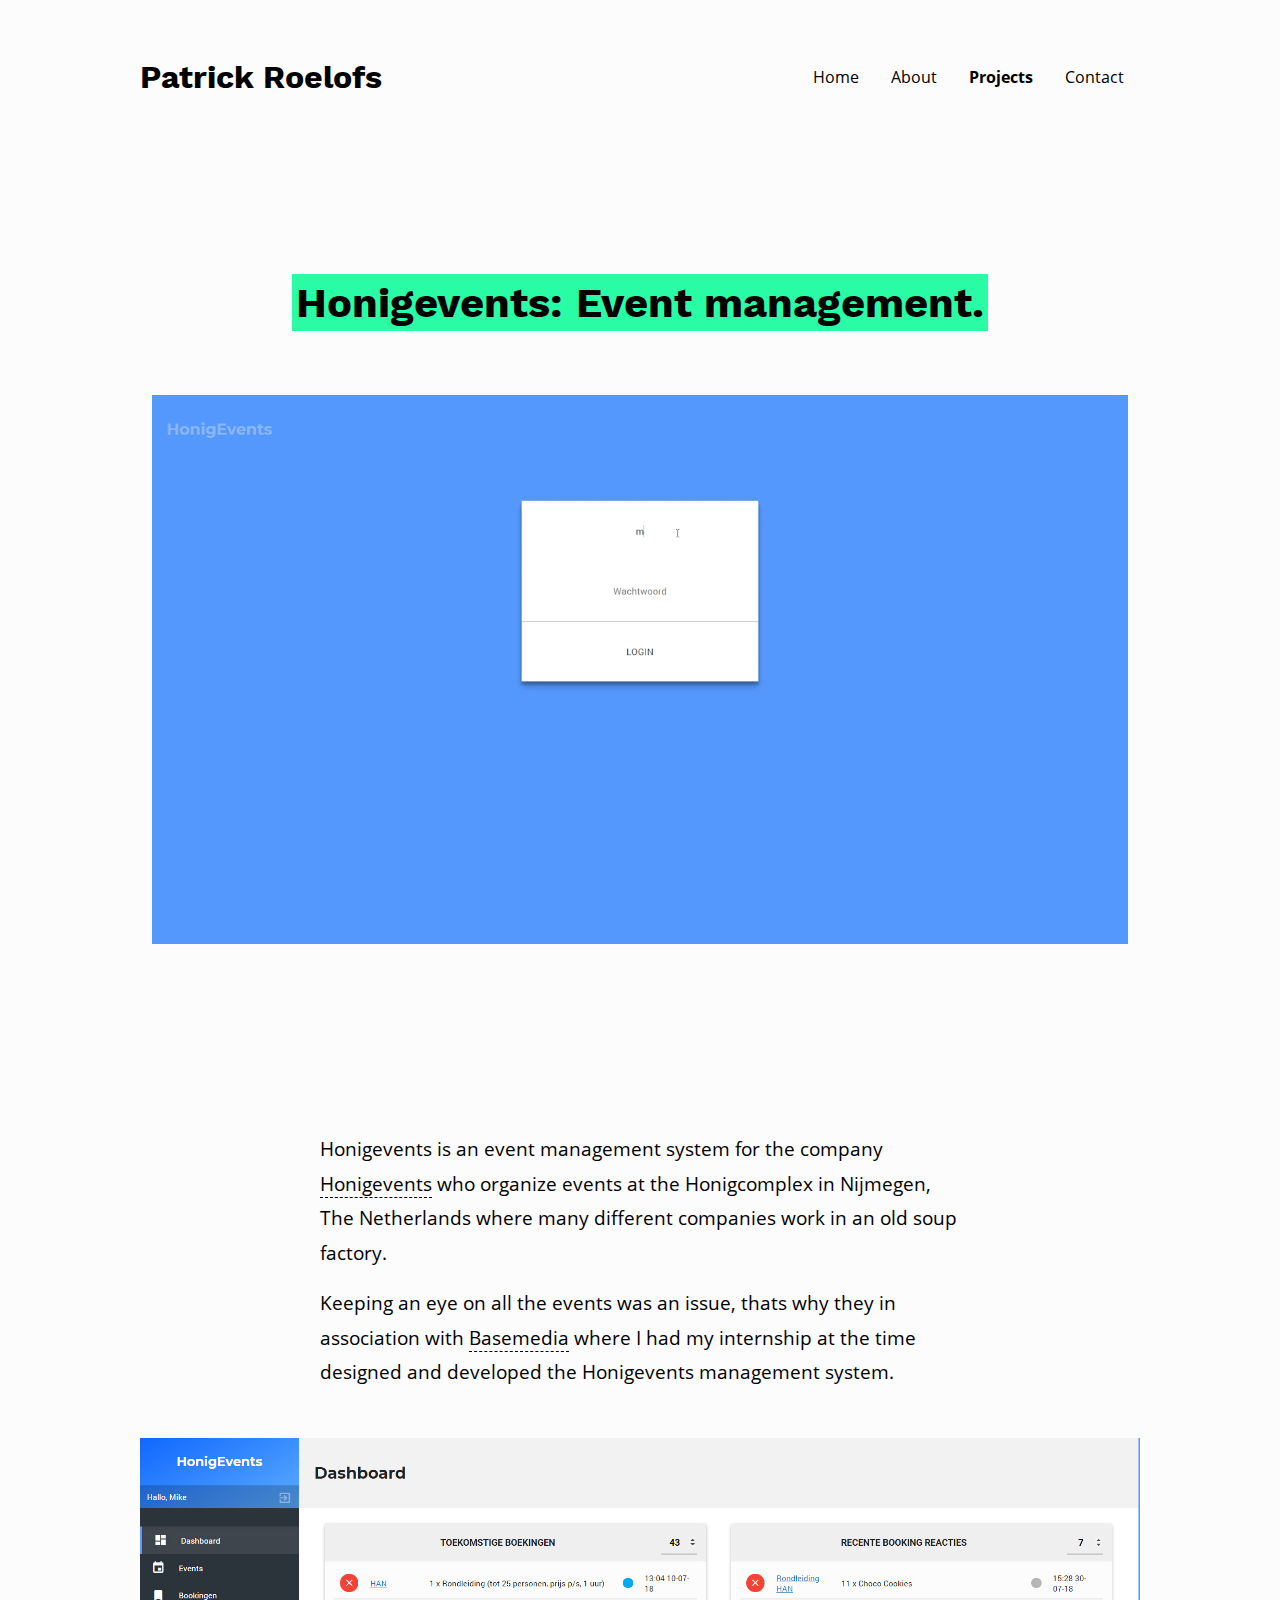
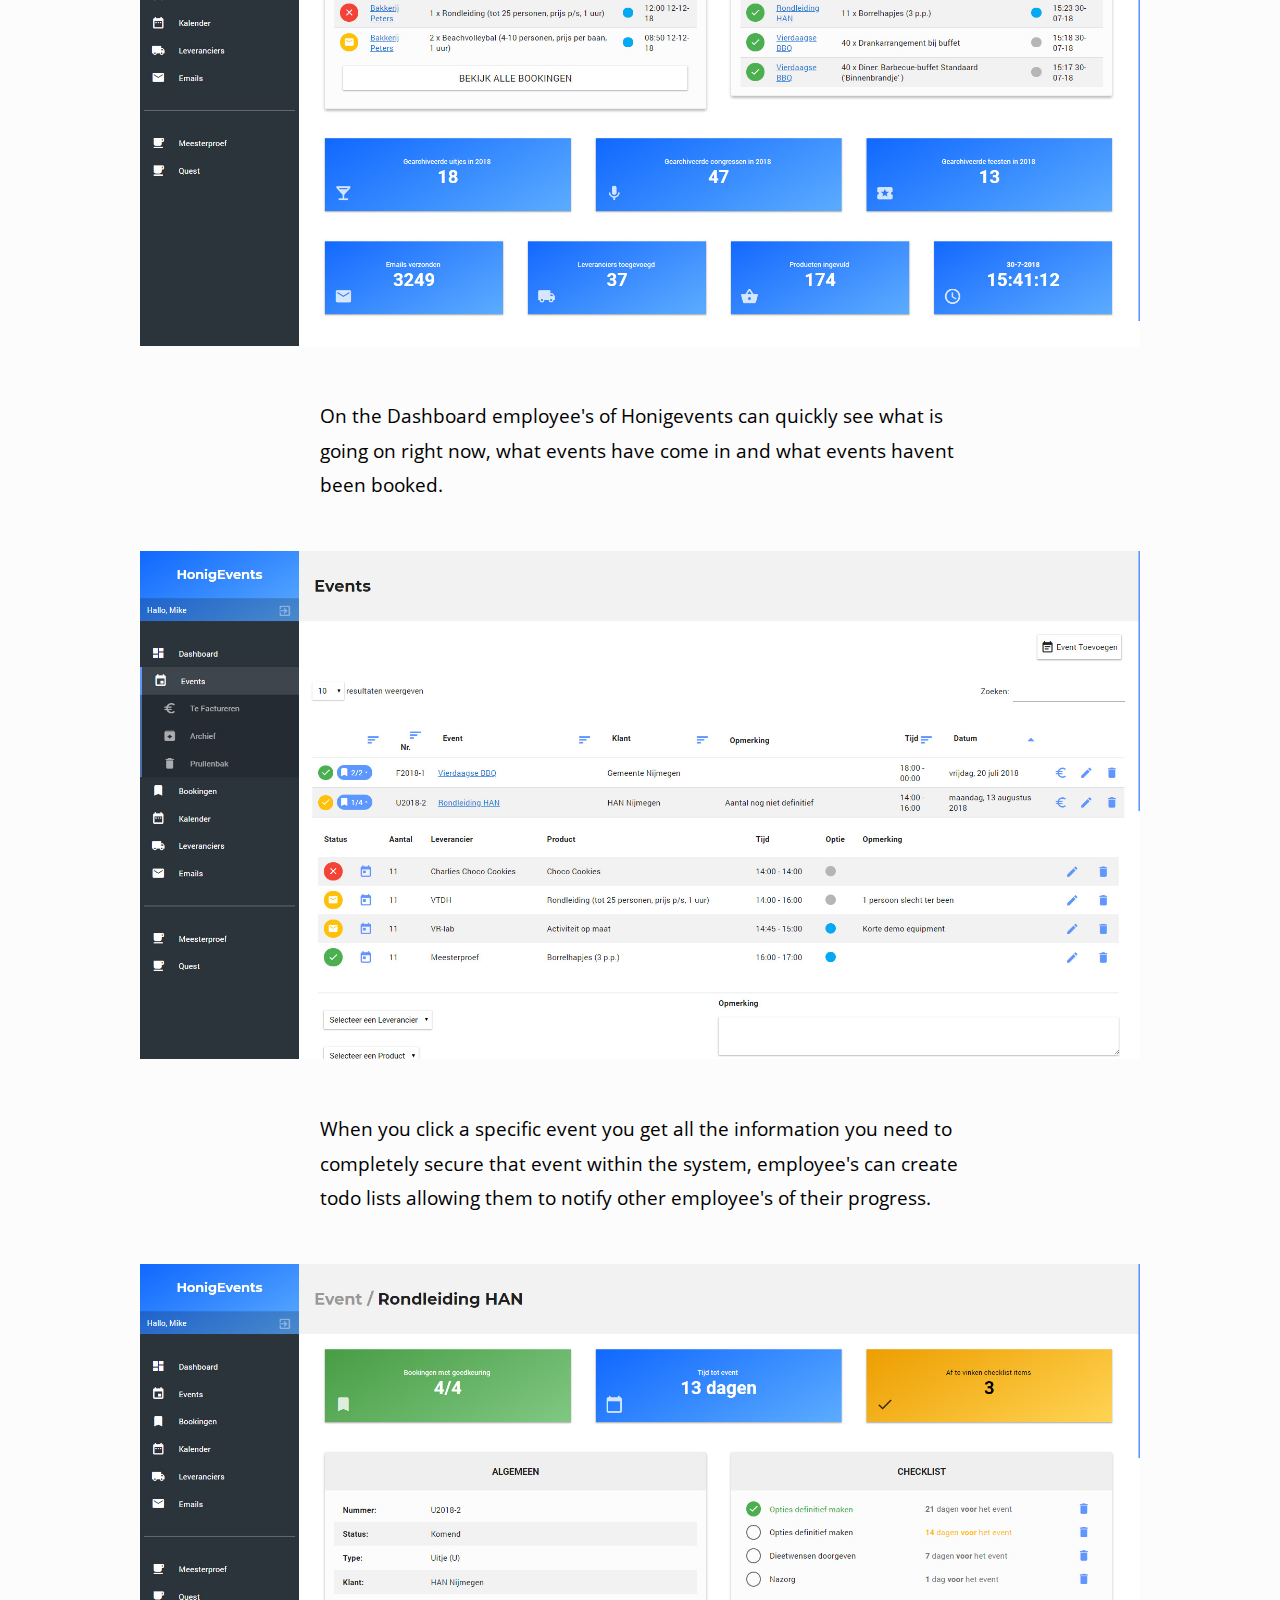
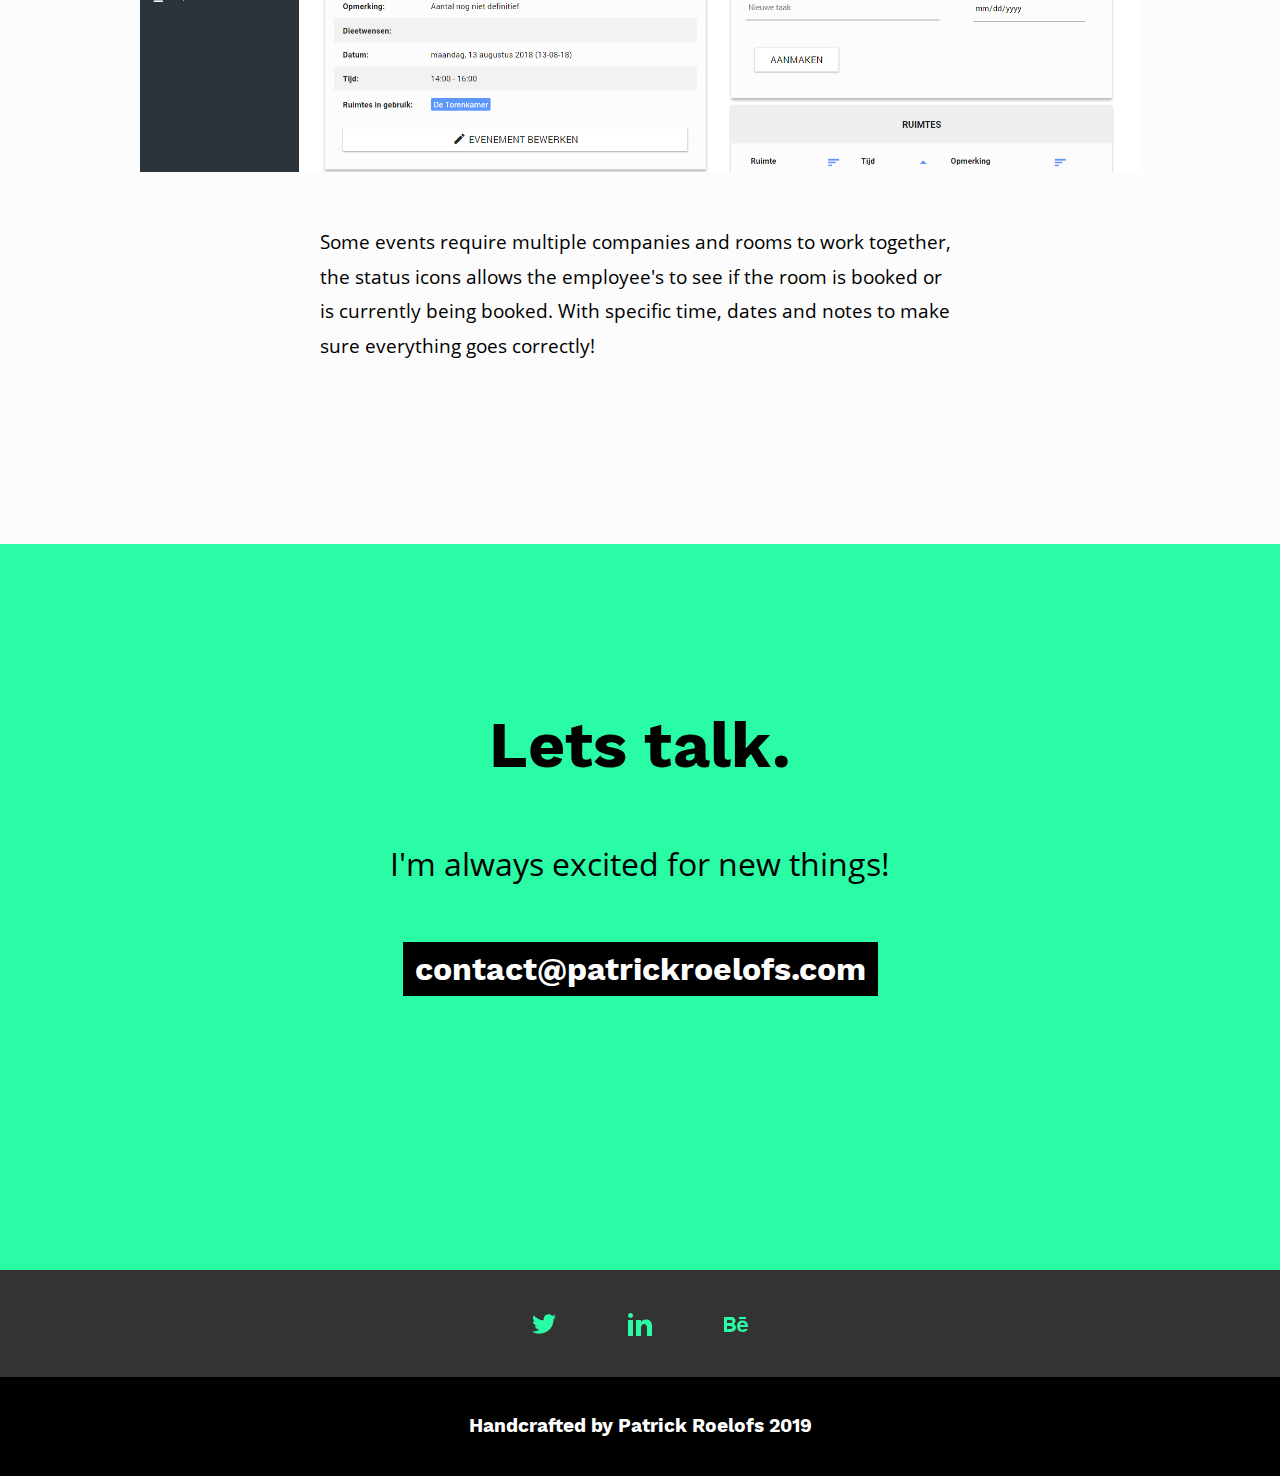
<file: project.html>
<!DOCTYPE html>
<html lang="nl">

<head>
	<title>Honigevents | Patrick Roelofs</title>

	<meta charset="UTF-8">
	<meta name="viewport" content="width=device-width, initial-scale=1.0">
	<meta http-equiv="X-UA-Compatible" content="ie=edge">

	<link rel="stylesheet" type="text/css" href="css/stylesheet.css">
</head>

<body>
	<nav>
		<div class="container container--large nav">
			<input class="nav--icon" type="checkbox" id="menu-btn" />
			<label class="menu--icon" for="menu-btn">
				<svg viewbox="0 0 100 100" width="64">
					<path class="line top"
						d="m 30,33 h 40 c 3.722839,0 7.5,3.126468 7.5,8.578427 0,5.451959 -2.727029,8.421573 -7.5,8.421573 h -20">
					</path>
					<path class="line middle" d="m 30,50 h 40"></path>
					<path class="line bottom"
						d="m 70,67 h -40 c 0,0 -7.5,-0.802118 -7.5,-8.365747 0,-7.563629 7.5,-8.634253 7.5,-8.634253 h 20">
					</path>
				</svg>
			</label>
			<div class="nav__logo">
				<a href="/">
					<h1>Patrick Roelofs</h1>
				</a>
			</div>
			<div class="nav__navigation mobile--hidden">
				<ul>
					<li><a href="/" class="nav__link">Home</a></li>
					<li><a href="about.html" class="nav__link">About</a></li>
					<li><a href="projects.html" class="nav__link nav--active">Projects</a></li>
					<li><a href="contact.html" class="nav__link">Contact</a></li>
				</ul>
			</div>
		</div>
	</nav>

	<header class="header">
		<div class="container container--large center">
			<div class="header__blocktext">
				<h2>Honigevents: Event management.</h2>
			</div>
			<video loop="" autoplay="" muted="">
				<source src="projects/honigevents/honigevents-video.mp4" type="video/mp4">
			</video>
		</div>
	</header>

	<main class="project">
		<div class="container container--large">
			<p>
				Honigevents is an event management system for the company <a href="">Honigevents</a> who organize events
				at the Honigcomplex in
				Nijmegen, The Netherlands where many different companies work in an old soup factory.
			</p>
			<p>
				Keeping an eye on all the events was an issue, thats why they in association with <a href="">Basemedia</a> where
				I
				had my internship at the time designed and developed the Honigevents management system.
			</p>
			<img src="projects/honigevents/honigevents-dashboard.jpg" alt="A picture of the Honigevents dashboard">
			<p>
				On the Dashboard employee's of Honigevents can quickly see what is going on right now,
				what events have come in and what events havent been booked.
			</p>
			<img src="projects/honigevents/honigevents-events.jpg" alt="A picture of the Honigevents events page">
			<p>
				When you click a specific event you get all the information you need to completely secure that event
				within the system,
				employee's can create todo lists allowing them to notify other employee's of their progress.
			</p>
			<img src="projects/honigevents/honigevents-event.jpg" alt="A picture of the Honigevents event page">
			<p>
				Some events require multiple companies and rooms to work together, the status icons allows the
				employee's to see if the
				room is booked or is currently being booked. With specific time, dates and notes to make sure everything
				goes correctly!
			</p>
		</div>
	</main>

	<footer class="footer">
		<div class="footer__contact">
			<p class="footer__title">Lets talk.</p>
			<p class="footer__subtitle">I'm always excited for new things!</p>
			<a href="mailto:contact@patrickroelofs.com" class="button button--black button--large">
				contact@patrickroelofs.com
			</a>
		</div>
		<div class="footer__social">
			<ul>
				<li>
					<a target="_blank" href="https://twitter.com/downmetpatrick">
						<svg xmlns="http://www.w3.org/2000/svg" width="24" height="24" viewbox="0 0 24 24">
							<path
								d="M24 4.557c-.883.392-1.832.656-2.828.775 1.017-.609 1.798-1.574 2.165-2.724-.951.564-2.005.974-3.127 1.195-.897-.957-2.178-1.555-3.594-1.555-3.179 0-5.515 2.966-4.797 6.045-4.091-.205-7.719-2.165-10.148-5.144-1.29 2.213-.669 5.108 1.523 6.574-.806-.026-1.566-.247-2.229-.616-.054 2.281 1.581 4.415 3.949 4.89-.693.188-1.452.232-2.224.084.626 1.956 2.444 3.379 4.6 3.419-2.07 1.623-4.678 2.348-7.29 2.04 2.179 1.397 4.768 2.212 7.548 2.212 9.142 0 14.307-7.721 13.995-14.646.962-.695 1.797-1.562 2.457-2.549z" />
						</svg>
					</a>
				</li>
				<li>
					<a target="_blank" href="https://www.linkedin.com/in/patrick-roelofs/">
						<svg xmlns="http://www.w3.org/2000/svg" width="24" height="24" viewbox="0 0 24 24">
							<path
								d="M4.98 3.5c0 1.381-1.11 2.5-2.48 2.5s-2.48-1.119-2.48-2.5c0-1.38 1.11-2.5 2.48-2.5s2.48 1.12 2.48 2.5zm.02 4.5h-5v16h5v-16zm7.982 0h-4.968v16h4.969v-8.399c0-4.67 6.029-5.052 6.029 0v8.399h4.988v-10.131c0-7.88-8.922-7.593-11.018-3.714v-2.155z" />
						</svg>
					</a>
				</li>
				<li>
					<a target="_blank" href="https://www.behance.net/patrickroelofs">
						<svg xmlns="http://www.w3.org/2000/svg" width="24" height="24" viewbox="0 0 24 24">
							<path
								d="M22 7h-7v-2h7v2zm1.726 10c-.442 1.297-2.029 3-5.101 3-3.074 0-5.564-1.729-5.564-5.675 0-3.91 2.325-5.92 5.466-5.92 3.082 0 4.964 1.782 5.375 4.426.078.506.109 1.188.095 2.14h-8.027c.13 3.211 3.483 3.312 4.588 2.029h3.168zm-7.686-4h4.965c-.105-1.547-1.136-2.219-2.477-2.219-1.466 0-2.277.768-2.488 2.219zm-9.574 6.988h-6.466v-14.967h6.953c5.476.081 5.58 5.444 2.72 6.906 3.461 1.26 3.577 8.061-3.207 8.061zm-3.466-8.988h3.584c2.508 0 2.906-3-.312-3h-3.272v3zm3.391 3h-3.391v3.016h3.341c3.055 0 2.868-3.016.05-3.016z" />
						</svg>
					</a>
				</li>
			</ul>
		</div>
		<div class="footer__copyright">
			<p>Handcrafted by Patrick Roelofs 2019</p>
		</div>
	</footer>

</body>

</html>
</file>
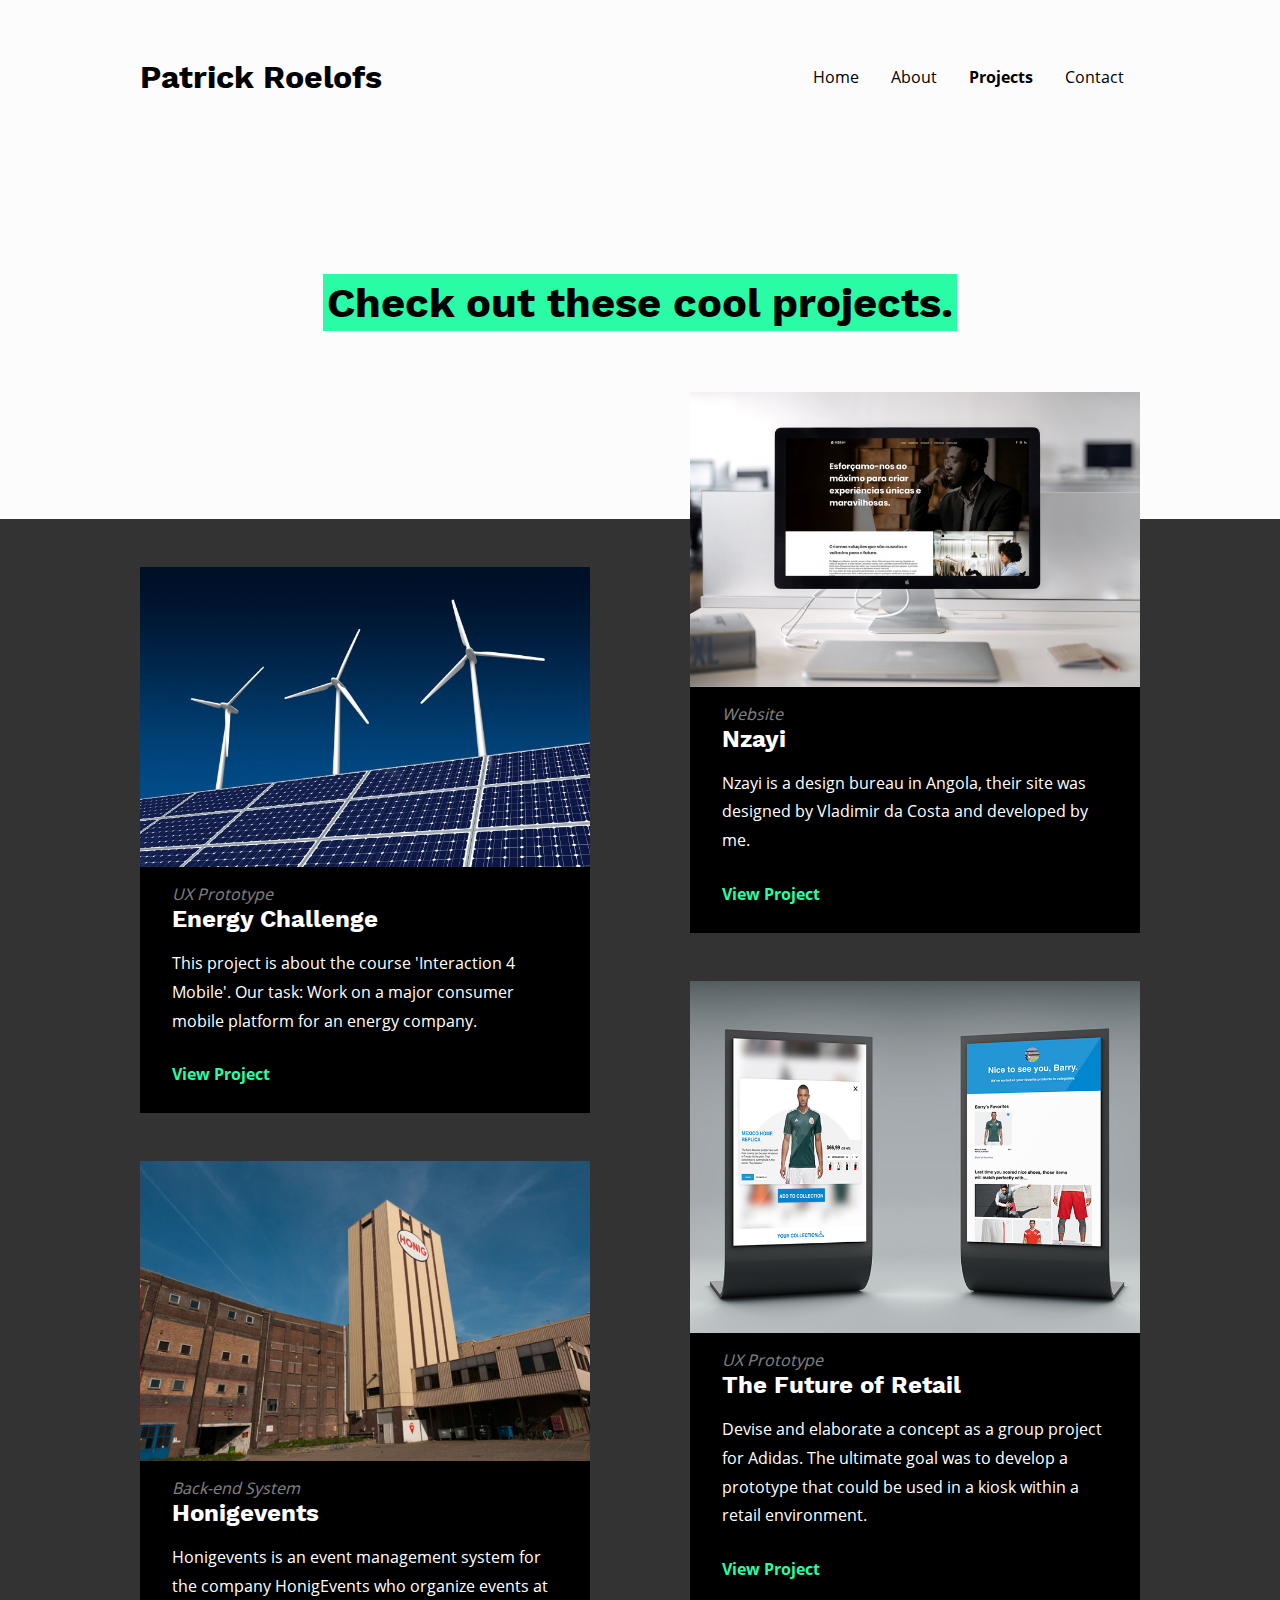
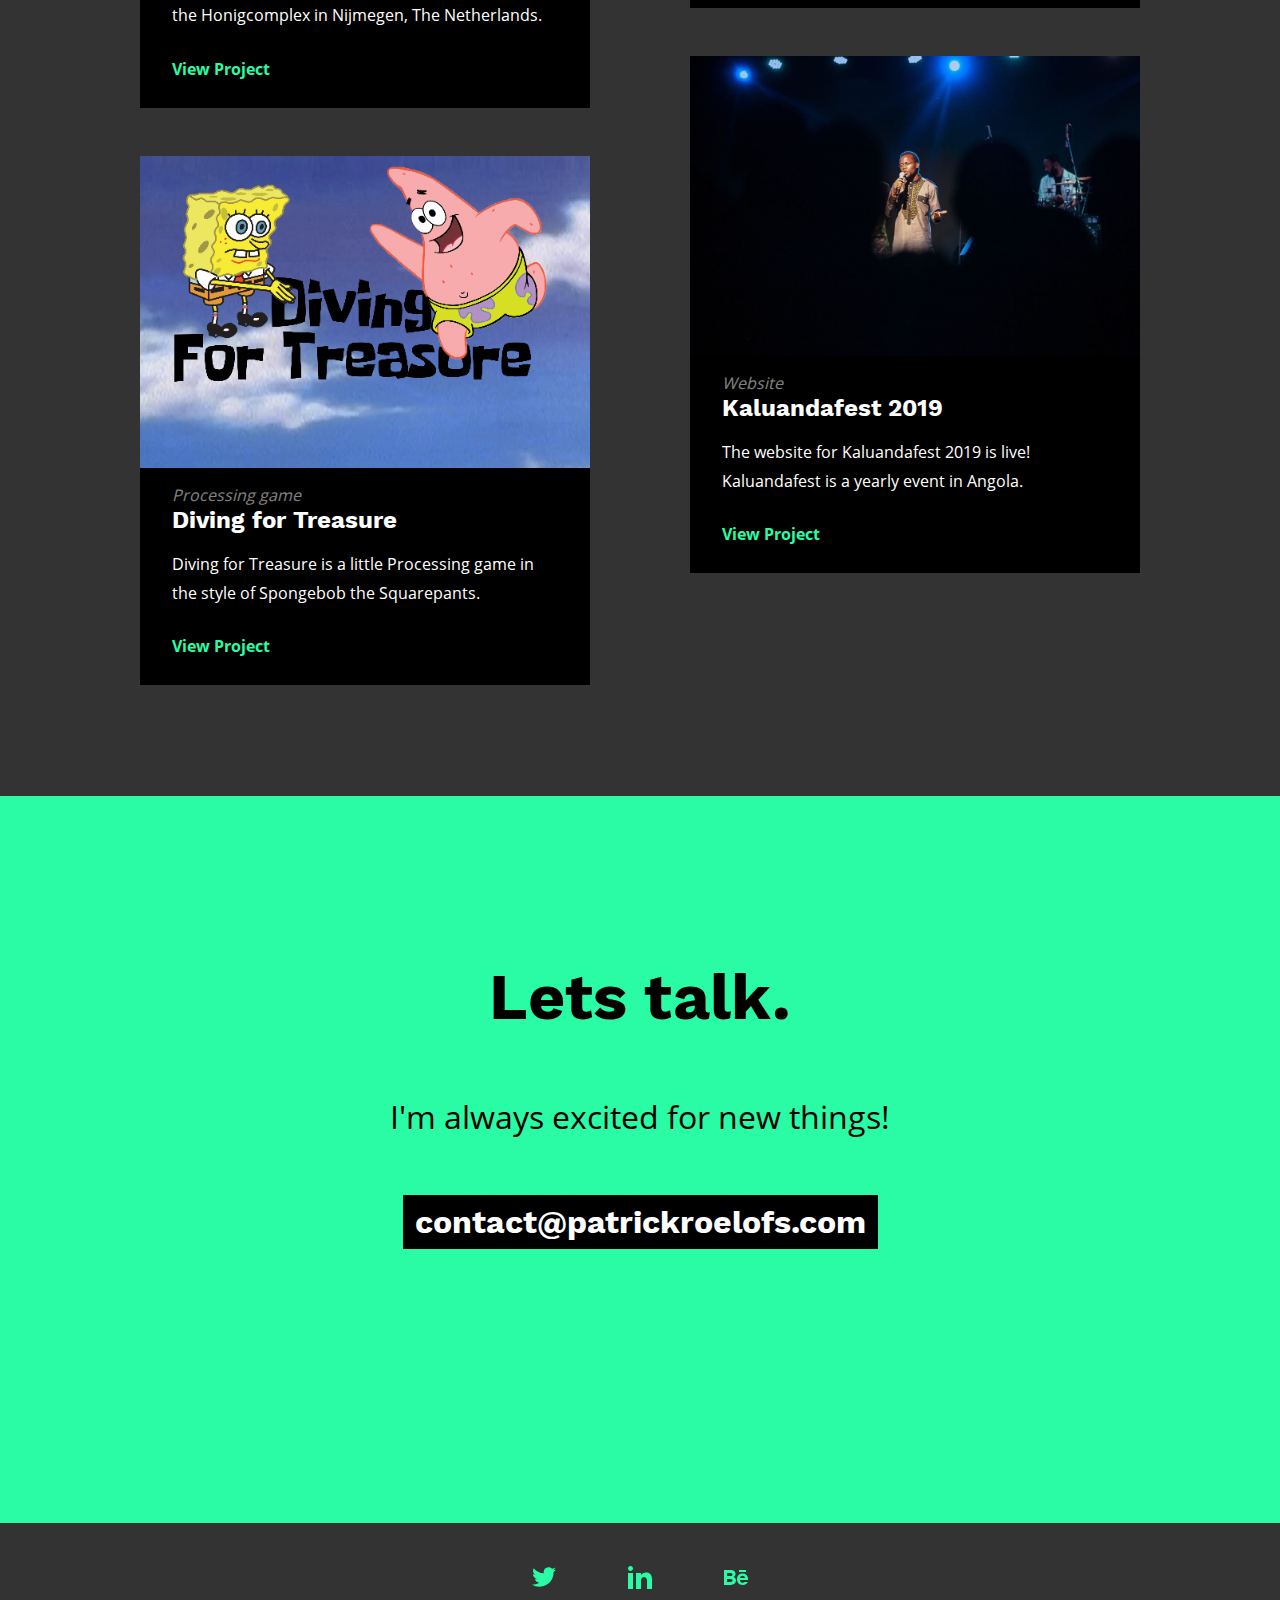
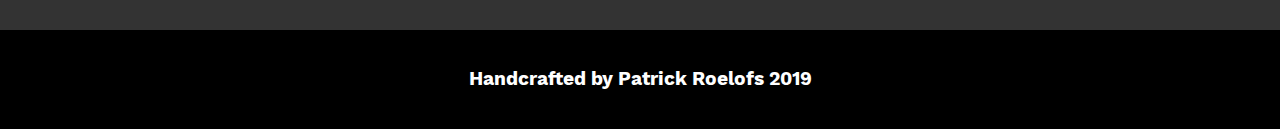
<file: projects.html>
<!DOCTYPE html>
<html lang="en">

<head>
	<title>Projects | Patrick Roelofs</title>

	<meta charset="UTF-8">
	<meta name="viewport" content="width=device-width, initial-scale=1.0">
	<meta http-equiv="X-UA-Compatible" content="ie=edge">

	<meta name="author" content="Patrick Roelofs">
	<meta name="description" content="Patrick Roelofs is student, designer and developer in the Netherlands.">
	<meta name="keywords" content="Developer, Designer, Interaction, UX, Webdeveloper, HTML, CSS, PHP, JS">

	<link rel="apple-touch-icon" sizes="180x180" href="images/favicon/apple-touch-icon.png">
	<link rel="icon" type="image/png" sizes="32x32" href="images/favicon/favicon-32x32.png">
	<link rel="icon" type="image/png" sizes="16x16" href="images/favicon/favicon-16x16.png">
	<link rel="manifest" href="images/favicon/site.webmanifest">

	<link rel="stylesheet" type="text/css" href="css/stylesheet-min.css">
</head>

<body>


	<nav>
		<div class="container container--large nav">
			<input class="nav--icon" type="checkbox" id="menu-btn" />
			<label class="menu--icon" for="menu-btn">
				<svg viewbox="0 0 100 100" width="64">
					<path class="line top"
						d="m 30,33 h 40 c 3.722839,0 7.5,3.126468 7.5,8.578427 0,5.451959 -2.727029,8.421573 -7.5,8.421573 h -20">
					</path>
					<path class="line middle" d="m 30,50 h 40"></path>
					<path class="line bottom"
						d="m 70,67 h -40 c 0,0 -7.5,-0.802118 -7.5,-8.365747 0,-7.563629 7.5,-8.634253 7.5,-8.634253 h 20"></path>
				</svg>
			</label>
			<div class="nav__logo">
				<a href="index.html">
					<h1>Patrick Roelofs</h1>
				</a>
			</div>
			<div class="nav__navigation mobile--hidden">
				<ul>
					<li><a href="index.html" class="nav__link">Home</a></li>
					<li><a href="about.html" class="nav__link">About</a></li>
					<li><a href="projects.html" class="nav__link nav--active">Projects</a></li>
					<li><a href="contact.html" class="nav__link">Contact</a></li>
				</ul>
			</div>
		</div>
	</nav>

	<header class="header">
		<div class="container container--large center">
			<div class="header__blocktext">
				<h2>Check out these cool projects.</h2>
			</div>
		</div>
	</header>

	<main>
		<div id="projects">
			<div class="container container--large">
				<div class="projects">
					<div class="projects__column column--left">
						<a href="project.html" class="projectthumb">
							<figure>
								<img src="images/thumbnails/thumbnail_energy.jpg" alt="placeholder">
								<figcaption>
									<span class="projectthumb__category">UX Prototype</span>
									<span class="projectthumb__title">Energy Challenge</span>
									<p class="projectthumb__description">This project is about the course 'Interaction 4 Mobile'. Our
										task: Work on a major consumer mobile platform for an energy company.</p>
									<span class="projectthumb__button">View Project</span>
								</figcaption>
							</figure>
						</a>

						<a href="project.html" class="projectthumb">
							<figure>
								<img src="images/thumbnails/thumbnail_honig.jpg" alt="placeholder">
								<figcaption>
									<span class="projectthumb__category">Back-end System</span>
									<span class="projectthumb__title">Honigevents</span>
									<p class="projectthumb__description">Honigevents is an event management system for the company
										HonigEvents who organize events at the Honigcomplex in Nijmegen, The Netherlands.</p>
									<span class="projectthumb__button">View Project</span>
								</figcaption>
							</figure>
						</a>

						<a href="project.html" class="projectthumb">
							<figure>
								<img src="images/thumbnails/thumbnail_divingfortreasure.PNG" alt="placeholder">
								<figcaption>
									<span class="projectthumb__category">Processing game</span>
									<span class="projectthumb__title">Diving for Treasure</span>
									<p class="projectthumb__description">Diving for Treasure is a little Processing game in the style of
										Spongebob the Squarepants.</p>
									<span class="projectthumb__button">View Project</span>
								</figcaption>
							</figure>
						</a>
					</div>

					<div class="projects__column column--right">
						<a href="project.html" class="projectthumb">
							<figure>
								<img src="images/thumbnails/thumbnail_nzayi.jpg" alt="placeholder">
								<figcaption>
									<span class="projectthumb__category">Website</span>
									<span class="projectthumb__title">Nzayi</span>
									<p class="projectthumb__description">Nzayi is a design bureau in Angola, their site was designed by
										Vladimir da Costa and developed by me.</p>
									<span class="projectthumb__button">View Project</span>
								</figcaption>
							</figure>
						</a>

						<a href="project.html" class="projectthumb">
							<figure>
								<img src="images/thumbnails/thumbnail_retail.jpg" alt="placeholder">
								<figcaption>
									<span class="projectthumb__category">UX Prototype</span>
									<span class="projectthumb__title">The Future of Retail</span>
									<p class="projectthumb__description">Devise and elaborate a concept as a group project for Adidas. The
										ultimate goal was to develop a prototype that could be used in a kiosk within a retail environment.
									</p>
									<span class="projectthumb__button">View Project</span>
								</figcaption>
							</figure>
						</a>

						<a href="project.html" class="projectthumb">
							<figure>
								<img src="images/thumbnails/thumbnail_kaluanda.jpg" alt="placeholder">
								<figcaption>
									<span class="projectthumb__category">Website</span>
									<span class="projectthumb__title">Kaluandafest 2019</span>
									<p class="projectthumb__description">The website for Kaluandafest 2019 is live! Kaluandafest is a
										yearly event in Angola.</p>
									<span class="projectthumb__button">View Project</span>
								</figcaption>
							</figure>
						</a>
					</div>
				</div>
			</div>
		</div>

	</main>

	<footer class="footer">
		<div class="footer__contact">
			<p class="footer__title">Lets talk.</p>
			<p class="footer__subtitle">I'm always excited for new things!</p>
			<a href="mailto:contact@patrickroelofs.com" class="button button--black button--large">
				contact@patrickroelofs.com
			</a>
		</div>
		<div class="footer__social">
			<ul>
				<li>
					<a target="_blank" href="https://twitter.com/downmetpatrick">
						<svg xmlns="http://www.w3.org/2000/svg" width="24" height="24" viewbox="0 0 24 24">
							<path
								d="M24 4.557c-.883.392-1.832.656-2.828.775 1.017-.609 1.798-1.574 2.165-2.724-.951.564-2.005.974-3.127 1.195-.897-.957-2.178-1.555-3.594-1.555-3.179 0-5.515 2.966-4.797 6.045-4.091-.205-7.719-2.165-10.148-5.144-1.29 2.213-.669 5.108 1.523 6.574-.806-.026-1.566-.247-2.229-.616-.054 2.281 1.581 4.415 3.949 4.89-.693.188-1.452.232-2.224.084.626 1.956 2.444 3.379 4.6 3.419-2.07 1.623-4.678 2.348-7.29 2.04 2.179 1.397 4.768 2.212 7.548 2.212 9.142 0 14.307-7.721 13.995-14.646.962-.695 1.797-1.562 2.457-2.549z" />
						</svg>
					</a>
				</li>
				<li>
					<a target="_blank" href="https://www.linkedin.com/in/patrick-roelofs/">
						<svg xmlns="http://www.w3.org/2000/svg" width="24" height="24" viewbox="0 0 24 24">
							<path
								d="M4.98 3.5c0 1.381-1.11 2.5-2.48 2.5s-2.48-1.119-2.48-2.5c0-1.38 1.11-2.5 2.48-2.5s2.48 1.12 2.48 2.5zm.02 4.5h-5v16h5v-16zm7.982 0h-4.968v16h4.969v-8.399c0-4.67 6.029-5.052 6.029 0v8.399h4.988v-10.131c0-7.88-8.922-7.593-11.018-3.714v-2.155z" />
						</svg>
					</a>
				</li>
				<li>
					<a target="_blank" href="https://www.behance.net/patrickroelofs">
						<svg xmlns="http://www.w3.org/2000/svg" width="24" height="24" viewbox="0 0 24 24">
							<path
								d="M22 7h-7v-2h7v2zm1.726 10c-.442 1.297-2.029 3-5.101 3-3.074 0-5.564-1.729-5.564-5.675 0-3.91 2.325-5.92 5.466-5.92 3.082 0 4.964 1.782 5.375 4.426.078.506.109 1.188.095 2.14h-8.027c.13 3.211 3.483 3.312 4.588 2.029h3.168zm-7.686-4h4.965c-.105-1.547-1.136-2.219-2.477-2.219-1.466 0-2.277.768-2.488 2.219zm-9.574 6.988h-6.466v-14.967h6.953c5.476.081 5.58 5.444 2.72 6.906 3.461 1.26 3.577 8.061-3.207 8.061zm-3.466-8.988h3.584c2.508 0 2.906-3-.312-3h-3.272v3zm3.391 3h-3.391v3.016h3.341c3.055 0 2.868-3.016.05-3.016z" />
						</svg>
					</a>
				</li>
			</ul>
		</div>
		<div class="footer__copyright">
			<p>Handcrafted by Patrick Roelofs 2019</p>
		</div>
	</footer>

</body>

</html>
</file>
<file: css/stylesheet.css>
/* ==========================================================================
		BLOCK    -- .card
		ELEMENT  -- .card__title
		MODIFIER -- .card--light
	 ========================================================================== */

/* ==========================================================================
		FONTS
	 ========================================================================== */

@font-face {
	font-family: "Work Sans";
	src: url('fonts/Work_Sans/WorkSans-Bold.ttf') format('truetype');
	font-weight: bold;
}

@font-face {
	font-family: "Open Sans";
	src: url('fonts/Open_Sans/OpenSans-Regular.ttf') format('truetype');
	font-weight: normal;
}

@font-face {
	font-family: "Open Sans";
	src: url('fonts/Open_Sans/OpenSans-Bold.ttf') format('truetype');
	font-weight: bold;
}

@font-face {
	font-family: "Kalam";
	src: url('fonts/Kalam/Kalam-Bold.ttf') format('truetype');
	font-weight: bold;
}

/* ==========================================================================
		GLOBALS
	 ========================================================================== */

* {
	-webkit-box-sizing: border-box;
	-moz-box-sizing: border-box;
	box-sizing: border-box;
	margin: 0;
	padding: 0;
}

:root {
	--theme-color: #29fca5;
	--text-color: #000000;
	--text-colorDark: #000000;
	--text-colorTheme: #fcfcfc;
	--background-color: #fcfcfc;
}

::selection {
	background: black;
	color: white;
}

body, html {
	font-family: 'Open Sans', sans-serif;
	background: var(--background-color);
}

h1, h2, h3, h4, h5, h6 {
	color: var(--text-color);
	font-family: 'Work Sans', 'Open Sans', sans-serif;
}

ul, li {
	list-style: none;
}

p {
	font-size: 1em;
	line-height: 1.8em;
}

a {
	color: var(--text-color);
	margin: 0;
	padding: 0;
	text-decoration: none;
	position: relative;
	z-index: 1;
}

textarea, input, button {
	border: 0;
	outline: none;
}

main {
	width: 100%;
	margin-top: 188px;
}

.main--small {
	margin-top: 88px;
}

.center {
	text-align: center;
}

.always--hidden {
	display: none;
}

hr {
	border: 1px solid var(--theme-color);
}

.success{
	padding: 12px;
	background: #29fca5;
	box-shadow: 0 20px 50px rgba(0, 0, 0, 0.12);
	margin: 16px 0;
}

.error{
	padding: 12px;
	background: #E01F3D;
	box-shadow: 0 20px 50px rgba(0, 0, 0, 0.12);
	margin: 16px 0;
}

.warning{
	padding: 12px;
	background: #FDDC0D;
	box-shadow: 0 20px 50px rgba(0, 0, 0, 0.12);
	margin: 16px 0;
}
.warning--floating{
	position: absolute;
	width: 100%;
}

/* ==========================================================================
		BUTTONS
	 ========================================================================== */

.button {
	font-family: 'Work Sans', 'Open Sans', sans-serif;
	display: inline-block;
	font-size: 1.5em;
	padding: 8px 12px;
	font-weight: bold;
	margin: 18px 0;
}

.button--large {
	font-size: 2em;
}

.button--green {
	color: var(--text-color);
	background: var(--theme-color);
	transition: all 0.3s ease-in-out;
}

.button--green:hover {
	box-shadow: 10px 10px 0px 2px var(--text-color);
}

.button--black {
	background: black;
	color: white;
	transition: all 0.3s ease-in-out;
}

.button--black:hover {
	box-shadow: 10px 10px 0px 2px white;
}

/* ==========================================================================
		CONTAINER
	 ========================================================================== */

.container {
	max-width: 840px;
	margin: 0 auto;
}

.container--large {
	max-width: 1000px;
}

/* ==========================================================================
		FOOTER
	 ========================================================================== */

.footer {
	text-align: center;
	width: 100%;
	background: var(--theme-color);
}

.footer__contact {
	padding: 128px 0 256px 0;
}

.footer__title {
	font-size: 4em;
	padding: 16px 0;
	font-family: 'Work Sans', 'Open Sans', sans-serif;
}

.footer__subtitle {
	padding: 16px 0 32px 0;
	font-size: 2em;
}

.footer__social {
	padding: 32px 0;
	background: #333333;
}

.footer__social ul {
	max-width: 240px;
	margin: 0 auto;
	display: flex;
	justify-content: space-between;
	list-style: none;
}

.footer__social a {
	font-size: 2em;
	fill: var(--theme-color);
	-webkit-transition: all 0.3s ease-in-out;
	-moz-transition: all 0.3s ease-in-out;
	transition: all 0.3s ease-in-out;
	padding: 12px;
}

.footer__social a:hover {
	fill: white;
}

.footer__copyright {
	color: white;
	padding: 32px 0;
	font-family: 'Work Sans', 'Open Sans', sans-serif;
	font-size: 1.2em;
	background: black;
}

/* ==========================================================================
		NAVIGATION
	 ========================================================================== */

.nav {
	padding: 50px 0;
	display: flex;
	flex-direction: row;
	justify-content: space-around;
}

.nav__logo {
	width: 50%;
	font-size: 1em;
	align-self: center;
}

.nav__logo h1 {
	display: inline;
}

.nav__navigation {
	width: 50%;
}

.nav__navigation ul {
	display: flex;
	justify-content: flex-end;
	align-self: center;
}

.nav__navigation li {
	padding: 16px;
	list-style-type: none;
}

.nav__link {
	font-size: 1em;
	color: var(--text-color);
}

.nav__link:after {
	content: "";
	position: absolute;
	width: 100%;
	height: 0;
	bottom: 2px;
	left: 0;
	background-color: rgba(41, 252, 165, 0);
	z-index: -1;
	transition: all 0.3s ease;
}

.nav__link:hover:after {
	content: "";
	position: absolute;
	width: 100%;
	height: 7px;
	bottom: 2px;
	left: 0;
	background-color: var(--theme-color);
	z-index: -1;
}

.nav--active {
	font-weight: bold;
}

.nav--icon {
	display: none;
}

.menu--icon {
	display: none;
	position: absolute;
	left: 15px;
	top: 32px;
}

.menu--icon svg {
	fill: var(--text-color);
}

.line {
	fill: none;
	transition: stroke-dasharray 400ms, stroke-dashoffset 400ms;
	stroke: var(--text-color);
	stroke-width: 5.5;
	stroke-linecap: round;
}

.top {
	stroke-dasharray: 40 160;
}

.middle {
	stroke-dasharray: 40 142;
	transform-origin: 50%;
	transition: transform 400ms;
}

.bottom {
	stroke-dasharray: 40 85;
	transform-origin: 50%;
	transition: transform 400ms, stroke-dashoffset 400ms;
}

/* ==========================================================================
		HEADER
	 ========================================================================== */

.header {
	position: relative;
	margin-top: 120px;
}

.header__blocktext {
	display: inline-block;
	position: relative;
	background: var(--theme-color);
}

.header__blocktext h2 {
	font-size: 2.6em;
	padding: 4px;
	position: relative;
	z-index: 1;
	color: var(--text-colorDark);
}

.header__text {
	font-size: 1.2em;
	padding: 32px 0 0 0;
	max-width: 450px;
	line-height: 2em;
	color: var(--text-color);
}

/* ==========================================================================
		PROJECTS
	 ========================================================================== */

#projects {
	background: #333333;
}

.projects h3 {
	font-size: 3em;
	padding: 32px 0 0 0;
	color: white;
}

.projects {
	position: relative;
	top: -175px;
	display: flex;
	justify-content: space-between;
}

.projects__column {
	position: relative;
	display: flex;
	flex-wrap: wrap;
	justify-content: space-between;
	width: 100%;
}

.projectthumb {
	display: inline-block;
	margin: 48px 0;
	width: calc(50% - 50px);

}

.projectthumb img {
	width: 100%;
	display: block;
}

.projectthumb figcaption {
	color: white;
	background: black;
	padding: 16px 32px;
}

.projectthumb__category {
	display: block;
	font-style: italic;
	opacity: 0.5;
	font-size: 1em;
}

.projectthumb__title {
	font-family: 'Work Sans', 'Open Sans', sans-serif;
	font-weight: bold;
	display: block;
	font-size: 1.5em;
}

.projectthumb__description {
	display: block;
	font-size: 1em;
	padding: 16px 0;
}

.projectthumb__button {
	display: block;
	color: var(--theme-color);
	font-weight: bold;
	padding: 12px 0;
}

.projectthumb__textblock {
	display: inline-block;
	padding-top: 20%;
	margin: 16px 0;
	color: white;
}

/* ==========================================================================
		ABOUT (homepage)
	 ========================================================================== */

.about {
	display: flex;
	justify-content: space-between;
	padding: 164px 0;
}

.about__text {
	align-self: center;
	padding-right: 128px;
}

.about__text>div:first-child svg .svg-line {
	transition: all 0.3s ease-in-out;
	transform: scaleX(0);
	opacity: 0;
}

.about__text>div:hover:first-child svg .svg-line:nth-child(2) {
	transition-delay: 0ms;
	transform: scaleX(1);
	opacity: 1;
}

.about__text>div:hover:first-child svg .svg-line:nth-child(3) {
	transition-delay: 50ms;
	transform: scaleX(1);
	opacity: 1;
}

.about__text>div:hover:first-child svg .svg-line:nth-child(4) {
	transition-delay: 100ms;
	transform: scaleX(1);
	opacity: 1;
}

.about__text>div:last-child svg .svg-line {
	transition: all 0.3s ease-in-out;
	opacity: 0;
}

.about__text>div:hover:last-child svg .svg-line {
	opacity: 1;
}

.about__text>div {
	padding: 0 0 32px 0;
	color: var(--text-color);
}

.about__text h3 {
	font-size: 2em;
	padding: 16px 0;
}

.about__image {
	position: relative;
}

.about__image .arrow {
	z-index: 997;
	position: absolute;
	left: -115px;
	top: 10px;
}

.about__image h3 {
	font-family: "Kalam";
	font-size: 3em;
	font-weight: bold;
	padding-bottom: 30px;
}

.about__image img {
	width: 370px;
	background: var(--theme-color);
}

/* ==========================================================================
		CONTACT PAGE
	 ========================================================================== */

.contactform {
	padding: 0 0 128px 0;
}

.contactform__form fieldset {
	border: 0;
	width: 100%;
}

.contactform__form fieldset>div {
	display: flex;
	width: 100%;
}

.contactform__form fieldset>div>div {
	width: 50%;
	padding: 16px;
}

.contactform__form fieldset>div>div input {
	display: block;
	width: 100%;
}

.contactform__form label {
	display: block;
	margin: 32px 0 12px 0;
	font-family: 'Work Sans', 'Open Sans', sans-serif;
	font-size: 1.2em;
	color: var(--text-color);
}

.contactform__form fieldset>div>div textarea {
	display: block;
	width: 100%;
}

input {
	background: transparent;
	box-shadow: 5px 5px 0px 2px var(--theme-color);
	border: 5px solid black;
	padding: 16px 8px;
	font-size: 1.2em;
	font-family: 'Work Sans', 'Open Sans', sans-serif;
	color: var(--text-color);
}

input::placeholder {
	font-size: 0.8em;
	font-family: 'Work Sans', 'Open Sans', sans-serif;
	color: var(--text-color);
	opacity: 0.65;
}

input:focus::placeholder {
	visibility: hidden;
}

textarea {
	background: transparent;
	box-shadow: 5px 5px 0px 2px var(--theme-color);
	border: 5px solid black;
	padding: 16px 8px;
	resize: none;
	font-size: 1em;
	font-family: 'Work Sans', sans-serif;
	color: var(--text-color);
}

select {
	width: 100%;
	background: transparent;
	box-shadow: 5px 5px 0px 2px var(--theme-color);
	border: 5px solid black;
	padding: 16px 8px;
	resize: none;
	font-size: 1em;
	font-family: 'Work Sans', sans-serif;
	color: var(--text-color);
}

#searchform{
	margin: 16px 0;
}

#searchform input{
	padding: 8px 8px;
	box-shadow: none;
}

#searchform button{
	margin: 0 12px;
}

/* ==========================================================================
		ABOUT PAGE
	 ========================================================================== */

.skills {
	position: relative;
	max-width: 980px;
	margin: 0 auto;
	background: white;
	display: flex;
	box-shadow: 0 20px 50px rgba(0, 0, 0, 0.12);
}

.skills__list {
	font-size: 2em;
	width: 175%;
	position: relative;
	left: -50px;
	padding: 32px 0;
	font-weight: bold;
	color: var(--theme-color);
}

.skills__list li {
	padding: 12px 0 12px 6px;
	margin: 16px 0;
	color: var(--text-color);
	background: var(--theme-color);
}

.skills__text {
	margin: 16px 0 0 0;
	padding: 32px;
	font-size: 1.4em;
	color: var(--text-color);
}

.skills__person {
	width: 240px;
	position: absolute;
	top: -80%;
	right: 100px;
}

.experiences {
	max-width: 1200px;
	margin: 0 auto;
	padding: 0 0 128px 0;
	color: var(--text-color);
	position: relative;
}

.experiences__double {
	display: flex;
}

.experiences__double>div {
	padding: 0 32px;
	width: 50%;
}

.experiences__title, .me__title {
	text-align: center;
}

.experiences__title h3, .me__title h3 {
	font-size: 2.5em;
	padding: 0 0 16px 0;
}

.experiences__title p, .me__title p {
	font-size: 1em;
	max-width: 420px;
	margin: 0 auto;
	padding: 0 12px 64px 12px;
}

.experiences__educations h4, .experiences__career h4 {
	text-align: center;
	font-size: 1.4em;
	padding: 32px 0 48px 0;
}

.education, .experience {
	display: flex;
	padding: 0 0 64px 0;
}

.education__location, .experience__location {
	width: 33.33%;
}

.education__location a, .experience__location a {
	font-size: 1em;
	font-weight: bold;
}

.education__location svg, .experience__location svg {
	margin: 0 0 0 6px;
	fill: var(--text-color);
}

.education__location span, .experience__location span {
	display: block;
	padding: 6px 0;
}

.education__description, .experience__description {
	width: 66.66%;
}

.education__description p, .experience__description p {
	font-size: 1em;
	padding: 12px 0;
}

.education__description span, .experience__description span {
	font-size: 1em;
	font-weight: bold;
}

.about__me {
	padding: 128px 0 256px 0;
	color: var(--text-color);
}

.me__contents {
	display: flex;
	flex-wrap: wrap;
	text-align: center;
}

.me__contents>p {
	padding: 32px 12px;
}

.me__content {
	width: 33.33%;
	padding: 32px 0;
}

.me__icon span {
	padding: 0 0 0 12px;
	font-size: 1.2em;
	vertical-align: 16px;
	font-weight: bold;
}

.me__icon svg {
	fill: var(--text-color);
}

.me__description p {
	padding: 12px 0;
}

/* ==========================================================================
		PROJECT PAGE
	 ========================================================================== */

.header video {
	padding: 64px 12px 0 12px;
	display: block;
	width: 100%;
	height: auto;
}

.project {
	padding: 0 12px 164px 12px;
}

.project img {
	padding: 32px 0;
}

.project p {
	color: var(--text-color);
	max-width: 640px;
	margin: 16px auto;
	font-size: 1.2em;
}

.project img {
	width: 100%;
}

.project a {
	border-bottom: 1px dashed var(--text-color);
}

.project a:after {
	content: "";
	position: absolute;
	width: 100%;
	height: 0;
	bottom: 2px;
	left: 0;
	background-color: rgba(41, 252, 165, 0);
	z-index: -1;
	transition: all 0.3s ease;
}

.project a:hover {
	border: 0;
}

.project a:hover:after {
	content: "";
	position: absolute;
	width: 100%;
	height: 7px;
	bottom: 2px;
	left: 0;
	background-color: var(--theme-color);
	z-index: -1;
}

.project__info {
	padding-top: 128px;
	display: flex;
	text-align: center;
}

.project__info>div {
	width: 33.33%;
}

.project__info p {
	font-size: 1.2em;
	font-weight: bold;
}

.project__info span {
	display: block;
	margin: 12px 0;
}

.admin-panel{
	background: #333333;
	padding: 16px;
	color: white;
}
.admin-panel a{
	color: white;
	font-weight: bold;
}

/* ==========================================================================
		TABLET
	 ========================================================================== */

@media only screen and (max-width: 1100px) {
	.skills__list {
		left: 0;
		padding: 32px;
		font-size: 1.8em;
	}
	.skills {
		margin: 0 12px;
		text-align: center;
	}
	.skills__list {
		font-size: 1.2em;
	}
	.skills__person {
		display: none;
	}
}

@media only screen and (max-width: 1000px) {
	.nav {
		justify-content: center;
		padding: 50px 24px;
	}
	.header {
		text-align: center;
	}
	.header__text {
		text-align: left;
		margin: 0 auto;
	}
	.projects {
		padding: 0 12px;
	}
	.projectthumb{
		width: calc(50% - 15px);
	}
	.experiences__double {
		display: block;
	}
	.experiences__double>div {
		width: 100%;
	}
	.skills__text {
		font-size: 1em;
	}
	.nav__navigation {
		display: block;
		position: fixed;
		background: var(--theme-color);
		width: 100vw;
		height: 100vh;
		padding-top: 15vh;
		top: -125%;
		left: 0;
		z-index: 998;
		transition: all 0.3s ease-in-out;
		opacity: 0;
	}
	.nav__navigation ul {
		flex-wrap: wrap;
		text-align: center;
		height: 75vh;
		font-size: 1.8em;
	}
	.nav__navigation li {
		width: 100%;
	}
	.nav__navigation a {
		display: block;
	}
	.nav {
		justify-content: space-evenly;
	}
	.nav__logo {
		text-align: center;
	}
	.menu--icon {
		display: block;
		z-index: 999;
	}
	.nav--icon:checked~.nav__navigation {
		display: block;
		position: fixed;
		background: var(--theme-color);
		width: 100vw;
		height: 100vh;
		padding-top: 15vh;
		top: 0;
		left: 0;
		z-index: 998;
		opacity: 1;
	}
	.nav--icon:checked~.menu--icon {
		position: fixed;
	}
	.nav--icon:checked~.nav__navigation ul {
		flex-wrap: wrap;
		text-align: center;
		height: 50vh;
		font-size: 1.8em;
	}
	.nav--icon:checked~.nav__navigation li {
		width: 100%;
	}
	.nav--icon:checked~.nav__navigation a {
		display: block;
	}
	.nav--icon:checked~.menu--icon svg {
		transform: rotate(45deg);
	}
	.nav--icon:checked~.menu--icon .top {
		stroke-dashoffset: -64px;
	}
	.nav--icon:checked~.menu--icon .middle {
		transform: rotate(90deg);
	}
	.nav--icon:checked~.menu--icon .bottom {
		stroke-dashoffset: -64px;
	}
}

/* ==========================================================================
		Phone Layout
	 ========================================================================== */

@media only screen and (max-width: 768px) {
	main {
		margin-top: 94px;
	}
	.header {
		margin-top: 32px;
	}
	.header__blocktext {
		margin: 0 12px;
	}
	.header__blocktext h2 {
		font-size: 1.6em;
	}
	.header__text {
		text-align: center;
		width: 100%;
		font-size: 1em;
	}
	.projects {
		padding: 32px 0;
		top: 0;
		display: block;
	}
	.projects__column {
		margin: 0 auto;
		width: 90%;
	}
	.projectthumb{
		width: 100%;
	}
	.projects h3 {
		font-size: 1.8em;
		text-align: center;
	}
	.projectthumb__textblock {
		display: none;
	}
	.about {
		padding: 64px 0;
		display: block;
		text-align: center;
		margin: 0 auto;
	}
	.about__me {
		padding: 64px 0 128px 0;
	}
	.about__text {
		padding: 0;
	}
	.about__text>div {
		max-width: 360px;
		margin: 0 auto;
	}
	.about__image {
		padding-top: 64px;
	}
	.about__image img {
		width: 95%;
	}
	.about__image .arrow {
		display: none;
	}
	.footer__contact {
		padding: 32px 0 64px 0;
	}
	.footer__title {
		font-size: 2em;
	}
	.footer__subtitle {
		font-size: 1.2em;
	}
	.button--large {
		font-size: 1em;
	}
	.contactform__form fieldset>div {
		display: block;
	}
	.contactform__form fieldset>div>div {
		width: 100%;
	}
	.footer__copyright {
		font-size: 1em;
	}
	.project p {
		font-size: 1em;
	}
	.skills {
		display: block;
	}
	.skills__list {
		text-align: center;
		width: 100%;
	}
	.me__content {
		width: 100%;
		padding: 12px 0;
	}
	.education, .experience {
		display: block;
		padding: 16px 0;
	}
	.education__location, .experience__location {
		width: 100%;
		padding: 0 0 12px 0;
	}
	.education__description, .experience__description {
		width: 100%;
	}
}

@media only screen and (max-width: 425px) {
	.project__info {
		padding-top: 32px;
		display: block;
	}
	.project__info>div {
		width: 100%;
		margin: 32px 0;
	}
	.nav__logo {
		width: 100%;
	}
}

/* ==========================================================================
		Dark Theme Enabled
	 ========================================================================== */

@media (prefers-color-scheme: dark) {
	:root {
		--theme-color: #29fca5;
		--text-color: #ffffff;
		--text-colorTheme: #ffffff;
		--background-color: #292929;
	}
	.button--green {
		color: var(--text-colorDark);
	}
	.button--green:hover {
		box-shadow: 10px 10px 0 2px var(--text-colorDark);
	}
	.skills {
		background: #333333;
	}
	.skills__list li {
		color: black;
	}
	.nav--icon:checked~.menu--icon svg {
		fill: black;
	}
	.nav--icon:checked~.nav__navigation .nav__link {
		color: black;
	}
	.nav--icon:checked~.menu--icon .line {
		fill: transparent;
		stroke: black;
	}
	input, textarea {
		box-shadow: none;
		border: 2px solid var(--theme-color);
	}
	select {
		background: transparent;
		box-shadow: none;
		border: 2px solid var(--theme-color);
	}
	option {
		background: var(--theme-color);
		color: black;
	}
	.project__info span {
		color: white;
	}
}
</file>
<file: css/stylesheet-min.css>
@font-face{font-family:"Work Sans";src:url('fonts/Work_Sans/WorkSans-Bold.ttf') format('truetype');font-weight:bold}@font-face{font-family:"Open Sans";src:url('fonts/Open_Sans/OpenSans-Regular.ttf') format('truetype');font-weight:normal}@font-face{font-family:"Open Sans";src:url('fonts/Open_Sans/OpenSans-Bold.ttf') format('truetype');font-weight:bold}@font-face{font-family:"Kalam";src:url('fonts/Kalam/Kalam-Bold.ttf') format('truetype');font-weight:bold}*{-webkit-box-sizing:border-box;-moz-box-sizing:border-box;box-sizing:border-box;margin:0;padding:0}:root{--theme-color:#29fca5;--text-color:#000000;--text-colorDark:#000000;--text-colorTheme:#fcfcfc;--background-color:#fcfcfc}::selection{background:black;color:white}body,html{font-family:'Open Sans',sans-serif;background:var(--background-color)}h1,h2,h3,h4,h5,h6{color:var(--text-color);font-family:'Work Sans','Open Sans',sans-serif}ul,li{list-style:none}p{font-size:1em;line-height:1.8em}a{color:var(--text-color);margin:0;padding:0;text-decoration:none;position:relative;z-index:1}textarea,input,button{border:0;outline:none}main{width:100%;margin-top:188px}.main--small{margin-top:88px}.center{text-align:center}.always--hidden{display:none}hr{border:1px solid var(--theme-color)}.button{font-family:'Work Sans','Open Sans',sans-serif;display:inline-block;font-size:1.5em;padding:8px 12px;font-weight:bold;margin:18px 0}.button--large{font-size:2em}.button--green{color:var(--text-color);background:var(--theme-color);transition:all .3s ease-in-out}.button--green:hover{box-shadow:10px 10px 0 2px var(--text-color)}.button--black{background:black;color:white;transition:all .3s ease-in-out}.button--black:hover{box-shadow:10px 10px 0 2px white}.container{max-width:840px;margin:0 auto}.container--large{max-width:1000px}.footer{text-align:center;width:100%;background:var(--theme-color)}.footer__contact{padding:128px 0 256px 0}.footer__title{font-size:4em;padding:16px 0;font-family:'Work Sans','Open Sans',sans-serif}.footer__subtitle{padding:16px 0 32px 0;font-size:2em}.footer__social{padding:32px 0;background:#333333}.footer__social ul{max-width:240px;margin:0 auto;display:flex;justify-content:space-between;list-style:none}.footer__social a{font-size:2em;fill:var(--theme-color);-webkit-transition:all .3s ease-in-out;-moz-transition:all .3s ease-in-out;transition:all .3s ease-in-out;padding:12px}.footer__social a:hover{fill:white}.footer__copyright{color:white;padding:32px 0;font-family:'Work Sans','Open Sans',sans-serif;font-size:1.2em;background:black}.nav{padding:50px 0;display:flex;flex-direction:row;justify-content:space-around}.nav__logo{width:50%;font-size:1em;align-self:center}.nav__logo h1{display:inline}.nav__navigation{width:50%}.nav__navigation ul{display:flex;justify-content:flex-end;align-self:center}.nav__navigation li{padding:16px;list-style-type:none}.nav__link{font-size:1em;color:var(--text-color)}.nav__link:after{content:"";position:absolute;width:100%;height:0;bottom:2px;left:0;background-color:rgba(41,252,165,0);z-index:-1;transition:all .3s ease}.nav__link:hover:after{content:"";position:absolute;width:100%;height:7px;bottom:2px;left:0;background-color:var(--theme-color);z-index:-1}.nav--active{font-weight:bold}.nav--icon{display:none}.menu--icon{display:none;position:absolute;left:15px;top:32px}.menu--icon svg{fill:var(--text-color)}.line{fill:none;transition:stroke-dasharray 400ms,stroke-dashoffset 400ms;stroke:var(--text-color);stroke-width:5.5;stroke-linecap:round}.top{stroke-dasharray:40 160}.middle{stroke-dasharray:40 142;transform-origin:50%;transition:transform 400ms}.bottom{stroke-dasharray:40 85;transform-origin:50%;transition:transform 400ms,stroke-dashoffset 400ms}.header{position:relative;margin-top:120px}.header__blocktext{display:inline-block;position:relative;background:var(--theme-color)}.header__blocktext h2{font-size:2.6em;padding:4px;position:relative;z-index:1;color:var(--text-colorDark)}.header__text{font-size:1.2em;padding:32px 0 0 0;max-width:450px;line-height:2em;color:var(--text-color)}#projects{background:#333333}.projects h3{font-size:3em;padding:32px 0 0 0;color:white}.projects{position:relative;top:-175px;display:flex;justify-content:space-between}.projects__column{position:relative;width:calc(50% - 50px)}.column--left{top:175px}.projectthumb{display:block;margin:48px 0}.projectthumb img{width:100%;display:block}.projectthumb figcaption{color:white;background:black;padding:16px 32px}.projectthumb__category{display:block;font-style:italic;opacity:.5;font-size:1em}.projectthumb__title{font-family:'Work Sans','Open Sans',sans-serif;font-weight:bold;display:block;font-size:1.5em}.projectthumb__description{display:block;font-size:1em;padding:16px 0}.projectthumb__button{display:block;color:var(--theme-color);font-weight:bold;padding:12px 0}.projectthumb__textblock{display:inline-block;padding-top:20%;margin:16px 0;color:white}.about{display:flex;justify-content:space-between;padding:164px 0}.about__text{align-self:center;padding-right:128px}.about__text>div:first-child svg .svg-line{transition:all .3s ease-in-out;transform:scaleX(0);opacity:0}.about__text>div:hover:first-child svg .svg-line:nth-child(2){transition-delay:0ms;transform:scaleX(1);opacity:1}.about__text>div:hover:first-child svg .svg-line:nth-child(3){transition-delay:50ms;transform:scaleX(1);opacity:1}.about__text>div:hover:first-child svg .svg-line:nth-child(4){transition-delay:100ms;transform:scaleX(1);opacity:1}.about__text>div:last-child svg .svg-line{transition:all .3s ease-in-out;opacity:0}.about__text>div:hover:last-child svg .svg-line{opacity:1}.about__text>div{padding:0 0 32px 0;color:var(--text-color)}.about__text h3{font-size:2em;padding:16px 0}.about__image{position:relative}.about__image .arrow{z-index:997;position:absolute;left:-115px;top:10px}.about__image h3{font-family:"Kalam";font-size:3em;font-weight:bold;padding-bottom:30px}.about__image img{width:370px;background:var(--theme-color)}.contactform{padding:0 0 128px 0}.contactform__form fieldset{border:0;width:100%}.contactform__form fieldset>div{display:flex;width:100%}.contactform__form fieldset>div>div{width:50%;padding:16px}.contactform__form fieldset>div>div input{display:block;width:100%}.contactform__form label{display:block;margin:32px 0 12px 0;font-family:'Work Sans','Open Sans',sans-serif;font-size:1.2em;color:var(--text-color)}.contactform__form fieldset>div>div textarea{display:block;width:100%}input{background:transparent;box-shadow:5px 5px 0 2px var(--theme-color);border:5px solid black;padding:16px 8px;font-size:1.2em;font-family:'Work Sans','Open Sans',sans-serif;color:var(--text-color)}input::placeholder{font-size:.8em;font-family:'Work Sans','Open Sans',sans-serif;color:var(--text-color);opacity:.65}input:focus::placeholder{visibility:hidden}textarea{background:transparent;box-shadow:5px 5px 0 2px var(--theme-color);border:5px solid black;padding:16px 8px;resize:none;font-size:1em;font-family:'Work Sans',sans-serif;color:var(--text-color)}select{width:100%;background:transparent;box-shadow:5px 5px 0 2px var(--theme-color);border:5px solid black;padding:16px 8px;resize:none;font-size:1em;font-family:'Work Sans',sans-serif;color:var(--text-color)}.skills{position:relative;max-width:980px;margin:0 auto;background:white;display:flex;box-shadow:0 20px 50px rgba(0,0,0,.12)}.skills__list{font-size:2em;width:175%;position:relative;left:-50px;padding:32px 0;font-weight:bold;color:var(--theme-color)}.skills__list li{padding:12px 0 12px 6px;margin:16px 0;color:var(--text-color);background:var(--theme-color);animation-name:skillsAnimation;animation-timing-function:ease;animation-duration:7s;animation-iteration-count:infinite;-webkit-animation-fill-mode:forwards;animation-fill-mode:forwards;clip-path:polygon(100% 0,0 0,0 100%,100% 100%);transform:translateY(-50px);opacity:0}.skills__list li:nth-child(1){animation-delay:0s}.skills__list li:nth-child(2){animation-delay:.5s}.skills__list li:nth-child(3){animation-delay:1s}.skills__list li:nth-child(4){animation-delay:1.5s}@keyframes skillsAnimation{0{transform:translateY(-50px);opacity:0;clip-path:polygon(100% 0,0 0,0 100%,100% 100%)}10%{transform:translateY(0);opacity:1;clip-path:polygon(100% 0,0 0,0 100%,100% 100%)}50%{transform:translateY(0);opacity:1;clip-path:polygon(100% 0,0 0,0 100%,100% 100%)}80%{transform:translateY(0);opacity:1;clip-path:polygon(100% 0,0 0,0 100%,100% 100%)}100%{transform:translateY(50px);opacity:0;clip-path:polygon(100% 100%,0 100%,0 100%,100% 100%)}}.skills__text{margin:16px 0 0 0;padding:32px;font-size:1.4em;color:var(--text-color)}.skills__person{width:240px;position:absolute;top:-80%;right:100px}.experiences{max-width:1200px;margin:0 auto;padding:0 0 128px 0;color:var(--text-color);position:relative}.experiences__double{display:flex}.experiences__double>div{padding:0 32px;width:50%}.experiences__title,.me__title{text-align:center}.experiences__title h3,.me__title h3{font-size:2.5em;padding:0 0 16px 0}.experiences__title p,.me__title p{font-size:1em;max-width:420px;margin:0 auto;padding:0 12px 64px 12px}.experiences__educations h4,.experiences__career h4{text-align:center;font-size:1.4em;padding:32px 0 48px 0}.education,.experience{display:flex;padding:0 0 64px 0}.education__location,.experience__location{width:33.33%}.education__location a,.experience__location a{font-size:1em;font-weight:bold}.education__location svg,.experience__location svg{margin:0 0 0 6px;fill:var(--text-color)}.education__location span,.experience__location span{display:block;padding:6px 0}.education__description,.experience__description{width:66.66%}.education__description p,.experience__description p{font-size:1em;padding:12px 0}.education__description span,.experience__description span{font-size:1em;font-weight:bold}.about__me{padding:128px 0 256px 0;color:var(--text-color)}.me__contents{display:flex;flex-wrap:wrap;text-align:center}.me__contents>p{padding:32px 12px}.me__content{width:33.33%;padding:32px 0}.me__icon span{padding:0 0 0 12px;font-size:1.2em;vertical-align:16px;font-weight:bold}.me__icon svg{fill:var(--text-color)}.me__description p{padding:12px 0}.header video{padding:64px 12px 0 12px;display:block;width:100%;height:auto}.project{padding:0 12px 164px 12px}.project img{padding:32px 0}.project p{color:var(--text-color);max-width:640px;margin:16px auto;font-size:1.2em}.project img{width:100%}.project a{border-bottom:1px dashed var(--text-color)}.project a:after{content:"";position:absolute;width:100%;height:0;bottom:2px;left:0;background-color:rgba(41,252,165,0);z-index:-1;transition:all .3s ease}.project a:hover{border:0}.project a:hover:after{content:"";position:absolute;width:100%;height:7px;bottom:2px;left:0;background-color:var(--theme-color);z-index:-1}.project__info{padding-top:128px;display:flex;text-align:center}.project__info>div{width:33.33%}.project__info p{font-size:1.2em;font-weight:bold}.project__info span{display:block;margin:12px 0}@media only screen and (max-width:1100px){.skills__list{left:0;padding:32px;font-size:1.8em}.skills{margin:0 12px;text-align:center}.skills__list{font-size:1.2em}.skills__person{display:none}}@media only screen and (max-width:1000px){.nav{justify-content:center;padding:50px 24px}.header{text-align:center}.header__text{text-align:left;margin:0 auto}.projects{padding:0 12px}.projects__column{width:calc(50% - 25px)}.experiences__double{display:block}.experiences__double>div{width:100%}.skills__text{font-size:1em}.nav__navigation{display:block;position:fixed;background:var(--theme-color);width:100vw;height:100vh;padding-top:15vh;top:-125%;left:0;z-index:998;transition:all .3s ease-in-out;opacity:0}.nav__navigation ul{flex-wrap:wrap;text-align:center;height:75vh;font-size:1.8em}.nav__navigation li{width:100%}.nav__navigation a{display:block}.nav{justify-content:space-evenly}.nav__logo{text-align:center}.menu--icon{display:block;z-index:999}.nav--icon:checked~.nav__navigation{display:block;position:fixed;background:var(--theme-color);width:100vw;height:100vh;padding-top:15vh;top:0;left:0;z-index:998;opacity:1}.nav--icon:checked~.menu--icon{position:fixed}.nav--icon:checked~.nav__navigation ul{flex-wrap:wrap;text-align:center;height:50vh;font-size:1.8em}.nav--icon:checked~.nav__navigation li{width:100%}.nav--icon:checked~.nav__navigation a{display:block}.nav--icon:checked~.menu--icon svg{transform:rotate(45deg)}.nav--icon:checked~.menu--icon .top{stroke-dashoffset:-64px}.nav--icon:checked~.menu--icon .middle{transform:rotate(90deg)}.nav--icon:checked~.menu--icon .bottom{stroke-dashoffset:-64px}}@media only screen and (max-width:768px){main{margin-top:94px}.header{margin-top:32px}.header__blocktext{margin:0 12px}.header__blocktext h2{font-size:1.6em}.header__text{text-align:center;width:100%;font-size:1em}.projects{padding:32px 0;top:0;display:block}.projects__column{margin:0 auto;width:90%}.column--left{top:0}.projects h3{font-size:1.8em;text-align:center}.projectthumb__textblock{display:none}.about{padding:64px 0;display:block;text-align:center;margin:0 auto}.about__me{padding:64px 0 128px 0}.about__text{padding:0}.about__text>div{max-width:360px;margin:0 auto}.about__image{padding-top:64px}.about__image img{width:95%}.about__image .arrow{display:none}.footer__contact{padding:32px 0 64px 0}.footer__title{font-size:2em}.footer__subtitle{font-size:1.2em}.button--large{font-size:1em}.contactform__form fieldset>div{display:block}.contactform__form fieldset>div>div{width:100%}.footer__copyright{font-size:1em}.project p{font-size:1em}.skills{display:block}.skills__list{text-align:center;width:100%}.me__content{width:100%;padding:12px 0}.education,.experience{display:block;padding:16px 0}.education__location,.experience__location{width:100%;padding:0 0 12px 0}.education__description,.experience__description{width:100%}}@media only screen and (max-width:425px){.project__info{padding-top:32px;display:block}.project__info>div{width:100%;margin:32px 0}.nav__logo{width:100%}}@media (prefers-color-scheme:dark){:root{--theme-color:#29fca5;--text-color:#ffffff;--text-colorTheme:#ffffff;--background-color:#292929}.button--green{color:var(--text-colorDark)}.button--green:hover{box-shadow:10px 10px 0 2px var(--text-colorDark)}.skills{background:#333333}.skills__list li{color:black}.nav--icon:checked~.menu--icon svg{fill:black}.nav--icon:checked~.nav__navigation .nav__link{color:black}.nav--icon:checked~.menu--icon .line{fill:transparent;stroke:black}input,textarea{box-shadow:none;border:2px solid var(--theme-color)}select{background:transparent;box-shadow:none;border:2px solid var(--theme-color)}option{background:var(--theme-color);color:black}.project__info span{color:white}}
</file>
